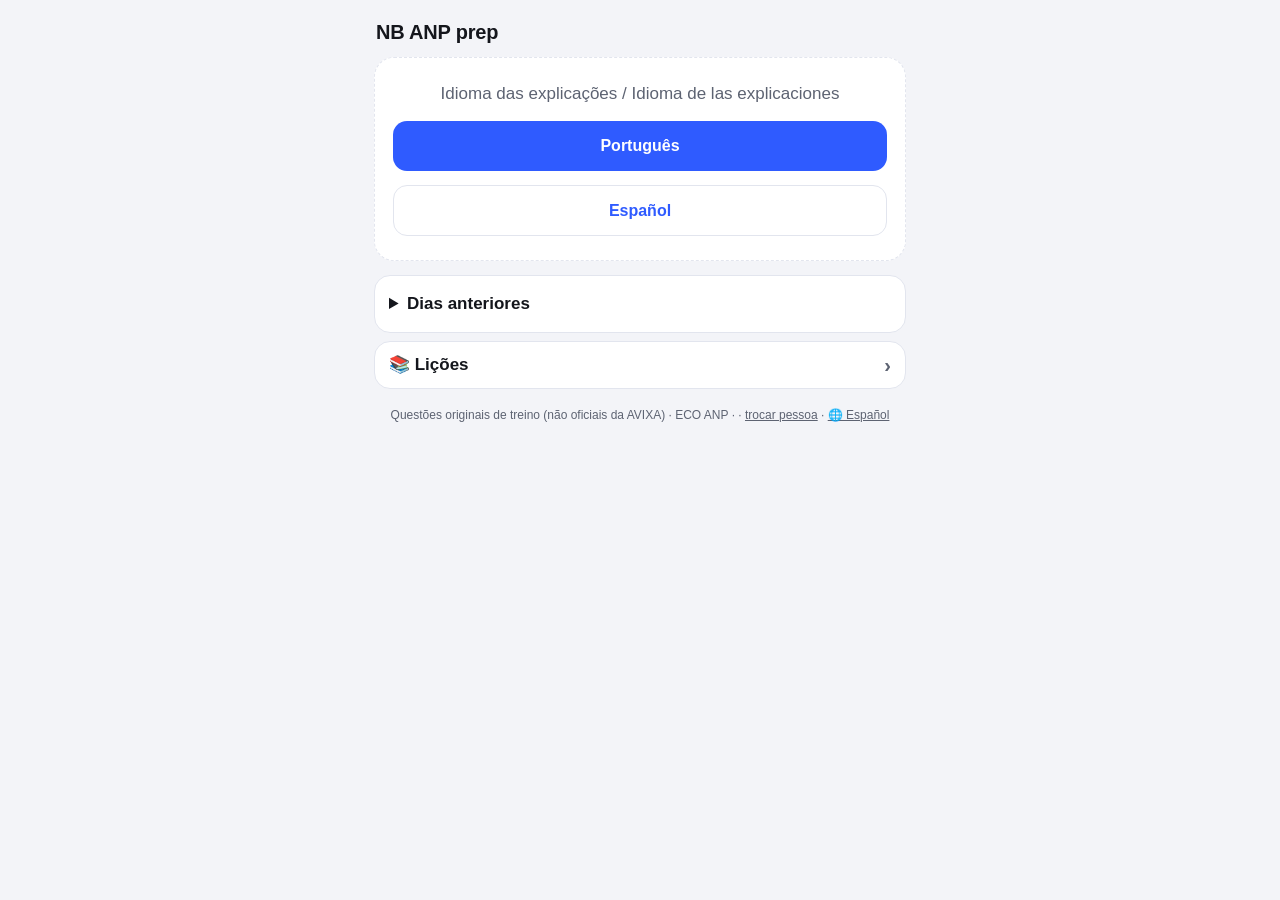
<file: index.html>
<!DOCTYPE html>
<html lang="pt-BR">
<head>
<meta charset="utf-8">
<meta name="viewport" content="width=device-width, initial-scale=1, viewport-fit=cover">
<meta name="color-scheme" content="light dark">
<meta name="author" content="NB ANP prep">
<title>NB ANP prep · flipcards</title>
<style>
  :root{
    --bg:#f3f4f8; --card:#ffffff; --ink:#14161c; --muted:#5d6372; --line:#e2e5ee;
    --accent:#2f5bff; --accent-ink:#ffffff; --opt:#f6f7fb; --opt-hover:#eceffa;
    --ok:#12a150; --ok-bg:#e5f7ec; --bad:#d93a3a; --bad-bg:#fdeaea; --chip:#e8edff; --chip-ink:#2440b8;
    --shadow:0 6px 24px rgba(20,22,28,.08);
  }
  @media (prefers-color-scheme: dark){
    :root{
      --bg:#0e1015; --card:#181b22; --ink:#eef0f5; --muted:#9aa1b2; --line:#2a2f3a;
      --accent:#6c8cff; --accent-ink:#0e1015; --opt:#20242d; --opt-hover:#272c37;
      --ok:#3ccf7a; --ok-bg:#12301f; --bad:#ff6b6b; --bad-bg:#3a1717; --chip:#222a45; --chip-ink:#a9b8ff;
      --shadow:0 6px 24px rgba(0,0,0,.4);
    }
  }
  *{box-sizing:border-box;-webkit-tap-highlight-color:transparent}
  html,body{margin:0;background:var(--bg);color:var(--ink);
    font:17px/1.45 -apple-system,BlinkMacSystemFont,"SF Pro Text","Segoe UI",Roboto,Helvetica,Arial,sans-serif}
  .wrap{max-width:560px;margin:0 auto;padding:max(14px,env(safe-area-inset-top)) 14px calc(28px + env(safe-area-inset-bottom))}
  header{display:flex;align-items:baseline;justify-content:space-between;gap:10px;margin:4px 2px 10px}
  h1{font-size:20px;margin:0;letter-spacing:-.2px}
  .date{color:var(--muted);font-size:14px;text-align:right}
  .score{position:sticky;top:0;z-index:5;background:var(--bg);padding:8px 2px 10px;display:flex;align-items:center;gap:10px}
  .dots{display:flex;gap:6px}
  .dot{width:12px;height:12px;border-radius:50%;background:var(--line)}
  .dot.ok{background:var(--ok)} .dot.bad{background:var(--bad)}
  .score b{font-size:15px} .score span{color:var(--muted);font-size:14px}
  .licao{background:var(--card);border-radius:18px;box-shadow:var(--shadow);padding:18px;margin:0 0 18px;font-size:17px}
  .licao h2{font-size:19px;margin:6px 0 10px}
  .licao p{margin:0 0 10px;white-space:pre-line}
  .licao a{color:var(--accent);font-weight:600;word-break:break-word}
  .licao .lbl{color:var(--muted);font-size:15px;margin-top:12px}
  .card{perspective:1400px;margin:0 0 18px}
  .inner{display:grid;transition:transform .6s cubic-bezier(.2,.7,.2,1);transform-style:preserve-3d;-webkit-transform-style:preserve-3d}
  .card.flipped .inner{transform:rotateY(180deg)}
  .face{grid-area:1/1;background:var(--card);border-radius:20px;box-shadow:var(--shadow);border:1px solid var(--line);
    padding:18px 16px 16px;backface-visibility:hidden;-webkit-backface-visibility:hidden}
  .back{transform:rotateY(180deg)}
  .top{display:flex;align-items:center;justify-content:space-between;gap:8px;margin-bottom:10px}
  .chip{display:inline-block;background:var(--chip);color:var(--chip-ink);font-weight:600;font-size:13px;padding:4px 10px;border-radius:999px}
  .num{color:var(--muted);font-size:13px;font-weight:600}
  .q{font-size:18px;font-weight:600;margin:4px 0 14px}
  .opt{display:flex;gap:12px;align-items:flex-start;width:100%;text-align:left;font:inherit;color:inherit;
    background:var(--opt);border:2px solid transparent;border-radius:14px;padding:13px 12px;margin:0 0 10px;min-height:54px;cursor:pointer}
  .opt:active{background:var(--opt-hover)}
  .opt .l{flex:0 0 30px;height:30px;border-radius:50%;display:grid;place-items:center;font-weight:700;
    background:var(--card);border:1.5px solid var(--line);text-transform:lowercase}
  .opt .t{padding-top:3px;font-size:16px}
  .opt[disabled]{cursor:default}
  .opt.right{border-color:var(--ok);background:var(--ok-bg)} .opt.right .l{background:var(--ok);border-color:var(--ok);color:#fff}
  .opt.wrong{border-color:var(--bad);background:var(--bad-bg)} .opt.wrong .l{background:var(--bad);border-color:var(--bad);color:#fff}
  .verdict{font-size:22px;font-weight:800;margin:2px 0 8px}
  .verdict.ok{color:var(--ok)} .verdict.bad{color:var(--bad)}
  .ans{border-radius:14px;padding:12px;background:var(--ok-bg);border:2px solid var(--ok);margin:0 0 10px;font-size:16px}
  .ans.mine{background:var(--bad-bg);border-color:var(--bad)}
  .ans small{display:block;font-size:12px;font-weight:700;letter-spacing:.4px;text-transform:uppercase;color:var(--muted);margin-bottom:3px}
  .exp{font-size:16px;margin:12px 0}
  .siglas{font-size:13px;color:var(--muted);margin:10px 0 0;line-height:1.45}
  .meta{font-size:13px;color:var(--muted);border-top:1px solid var(--line);padding-top:10px;margin-top:6px}
  .meta div{margin:2px 0}
  .btn{display:block;width:100%;margin-top:14px;font:inherit;font-weight:600;font-size:16px;padding:13px;border-radius:14px;
    border:0;background:var(--accent);color:var(--accent-ink);cursor:pointer;min-height:50px}
  .btn.ghost{background:transparent;color:var(--accent);border:1.5px solid var(--line)}
  .hint{color:var(--muted);font-size:13px;margin:-2px 0 0;text-align:center}
  .empty{background:var(--card);border:1px dashed var(--line);border-radius:20px;padding:24px 18px;text-align:center;color:var(--muted)}
  details{background:var(--card);border:1px solid var(--line);border-radius:16px;padding:4px 14px;margin-top:8px}
  summary{font-weight:600;padding:12px 0;cursor:pointer;min-height:44px}
  .days a{display:flex;justify-content:space-between;padding:12px 2px;border-top:1px solid var(--line);color:var(--ink);text-decoration:none;min-height:44px}
  .days a.cur{color:var(--accent);font-weight:700}
  .days a span:last-child{color:var(--muted)}
  .toast{position:fixed;left:50%;bottom:calc(16px + env(safe-area-inset-bottom));transform:translateX(-50%);background:var(--ink);color:var(--bg);
    padding:10px 14px;border-radius:12px;font-size:14px;opacity:0;transition:opacity .3s;pointer-events:none;max-width:90%}
  .toast.show{opacity:.92}
  .lessons{display:flex;justify-content:space-between;align-items:center;background:var(--card);border:1px solid var(--line);border-radius:16px;padding:0 14px;margin-top:8px;font-weight:600;color:var(--ink);text-decoration:none;min-height:48px}
  .lessons span:last-child{color:var(--muted);font-size:20px}
  footer{color:var(--muted);font-size:12px;text-align:center;margin-top:18px}
</style>
</head>
<body>
<div class="wrap">
  <header><h1>NB ANP prep</h1><div class="date" id="date"></div></header>
  <div id="who" class="empty" style="display:none;margin-bottom:14px"></div>
  <div class="score" id="score"></div>
  <div id="cards"></div>
  <div id="licao" lang="en"></div>
  <details id="arch"><summary>Dias anteriores</summary><div class="days" id="days"></div></details>
  <a class="lessons" id="licoesBtn" href="licoes/"><span id="licoesTxt">📚 Lições</span><span>›</span></a>
  <footer>Questões originais de treino (não oficiais da AVIXA) · ECO ANP · <span id="quem"></span> · <a href="#" id="trocar" style="color:inherit">trocar pessoa</a> · <a href="#" id="idioma" style="color:inherit"></a></footer>
</div>
<div class="toast" id="toast"></div>
<script>
var API = 'https://script.google.com/macros/s/AKfycbz3sVYa_36UKzYmHRuvtjUWgVDK3I8mdiILss21pb3l92SX8pOCuTIaw2N0A6zg8xnk/exec';
var Q = new URLSearchParams(location.search);
var LANG = ''; try { LANG = localStorage.getItem('anp_lang') || ''; } catch (e) {}
if (LANG !== 'pt' && LANG !== 'es') LANG = '';
var TX = {
  pt: {load:'Carregando os cartões…', err:'Não consegui carregar os cartões. Verifique a conexão e recarregue a página.', intro:'Antes de responder, diga quem é você. Cada pessoa tem a própria aba de respostas.', name:'Seu nome', enter:'Entrar', lang:'Idioma das explicações:', pick:'Escolha o idioma das explicações (as perguntas ficam em inglês):', ex:'Exercícios', today:'Hoje', of:' de ', right:' certas', left:' por responder', deckdone:'· exercícios concluídos', daydone:'· dia concluído', seeans:'Ver resposta', hint:'Toque numa alternativa para virar o cartão', ok:'✓ Acertou!', bad:'✗ Não foi dessa vez', correct:'Resposta correta: ', mine:'Você marcou: ', dom:'Domínio: ', src:'Fonte: ', seeq:'Ver a pergunta', notsaved:'Resposta não foi salva (sem conexão?)', notyet:'Os cartões de hoje ainda não chegaram. Eles saem às 9h.', nodeck:'Não há cartões neste baralho.', noday:'Não há cartões neste dia.', back:'← Hoje', cards:' cartões', prev:'Dias anteriores', foot:'Questões originais de treino (não oficiais da AVIXA)', sw:'trocar pessoa', other:'Español', lessons:'📚 Lições',
       dow:['domingo','segunda','terça','quarta','quinta','sexta','sábado'], mon:['jan','fev','mar','abr','mai','jun','jul','ago','set','out','nov','dez']},
  es: {load:'Cargando las tarjetas…', err:'No pude cargar las tarjetas. Revisa la conexión y recarga la página.', intro:'Antes de responder, dinos quién eres. Cada persona tiene su propia hoja de respuestas.', name:'Tu nombre', enter:'Entrar', lang:'Idioma de las explicaciones:', pick:'Elige el idioma de las explicaciones (las preguntas quedan en inglés):', ex:'Ejercicios', today:'Hoy', of:' de ', right:' correctas', left:' por responder', deckdone:'· ejercicios terminados', daydone:'· día terminado', seeans:'Ver respuesta', hint:'Toca una opción para voltear la tarjeta', ok:'✓ ¡Correcto!', bad:'✗ Esta vez no', correct:'Respuesta correcta: ', mine:'Marcaste: ', dom:'Dominio: ', src:'Fuente: ', seeq:'Ver la pregunta', notsaved:'La respuesta no se guardó (¿sin conexión?)', notyet:'Las tarjetas de hoy todavía no llegan. Salen a las 9h (hora de Brasilia).', nodeck:'No hay tarjetas en este mazo.', noday:'No hay tarjetas en este día.', back:'← Hoy', cards:' tarjetas', prev:'Días anteriores', foot:'Preguntas originales de práctica (no oficiales de AVIXA)', sw:'cambiar persona', other:'Português', lessons:'📚 Lecciones',
       dow:['domingo','lunes','martes','miércoles','jueves','viernes','sábado'], mon:['ene','feb','mar','abr','may','jun','jul','ago','sep','oct','nov','dic']}
};
function T(k){ return TX[LANG || 'pt'][k]; }
function aplicarRotulos(){
  document.documentElement.lang = LANG === 'es' ? 'es' : 'pt-BR';
  var f = document.querySelector('footer'); f.firstChild.nodeValue = T('foot') + ' · ECO ANP · ';
  document.getElementById('trocar').textContent = T('sw');
  document.getElementById('idioma').textContent = '🌐 ' + T('other');
  document.querySelector('#arch summary').textContent = T('prev');
  document.getElementById('licoesTxt').textContent = T('lessons');
}
var DATA = {data: ((/^\d{4}-\d{2}-\d{2}$/.test(Q.get('d')||'') || /^[a-z][a-z0-9-]{1,30}$/.test(Q.get('d')||'')) ? Q.get('d') : ''), usuario: '', cards: [], respostas: {}, dias: [], baseUrl: location.origin + location.pathname};
(function(){
  function slug(s){
    return String(s || '').toLowerCase().normalize('NFD').replace(/[\u0300-\u036f]/g, '')
      .replace(/[^a-z0-9]+/g, '-').replace(/^-|-$/g, '').slice(0, 24).replace(/^nb$/, 'nelson');
  }
  function mostrarErro(msg){ var w = document.getElementById('who'); w.style.display = 'block'; w.textContent = msg; }
  function carregar(u){
    var w = document.getElementById('who'); w.style.display = 'block'; w.textContent = T('load');
    var url = API + '?api=dados&u=' + encodeURIComponent(u) + (DATA.data ? '&d=' + DATA.data : '');
    fetch(url).then(function(r){ return r.json(); }).then(function(d){
      if (!d || d.ok === false) throw new Error(d && d.erro);
      d.baseUrl = location.origin + location.pathname; DATA = d;
      w.style.display = 'none'; w.innerHTML = '';
      document.getElementById('score').style.display = '';
      document.getElementById('cards').style.display = '';
      iniciar();
    }).catch(function(){ mostrarErro(T('err')); });
  }
  aplicarRotulos();
  if (!LANG){
    document.getElementById('score').style.display = 'none';
    document.getElementById('cards').style.display = 'none';
    var lw = document.getElementById('who'); lw.style.display = 'block';
    lw.appendChild(document.createTextNode('Idioma das explicações / Idioma de las explicaciones'));
    [['pt','Português'],['es','Español']].forEach(function(o){
      var b = document.createElement('button'); b.className = 'btn' + (o[0] === 'es' ? ' ghost' : ''); b.type = 'button'; b.textContent = o[1];
      b.addEventListener('click', function(){ try { localStorage.setItem('anp_lang', o[0]); } catch (e) {} location.reload(); });
      lw.appendChild(b);
    });
    return;
  }
  var salvo = '';
  try { salvo = slug(localStorage.getItem('anp_user') || ''); } catch (e) {}
  if (DATA.usuario){ try { localStorage.setItem('anp_user', DATA.usuario); } catch (e) {} iniciar(); return; }
  document.getElementById('score').style.display = 'none';
  document.getElementById('cards').style.display = 'none';
  if (salvo){ carregar(salvo); return; }
  var who = document.getElementById('who'); who.style.display = 'block';
  who.appendChild(document.createTextNode(T('intro')));
  var f = document.createElement('form'); f.style.marginTop = '12px';
  var inp = document.createElement('input'); inp.placeholder = T('name'); inp.maxLength = 24; inp.required = true;
  inp.style.cssText = 'width:100%;font:inherit;padding:12px;border-radius:12px;border:1.5px solid var(--line);background:var(--opt);color:inherit';
  var go = document.createElement('button'); go.className = 'btn'; go.textContent = T('enter'); go.type = 'submit';
  f.appendChild(inp); f.appendChild(go); who.appendChild(f);
  f.addEventListener('submit', function(ev){
    ev.preventDefault();
    var u = slug(inp.value); if (!u) return;
    try { localStorage.setItem('anp_user', u); } catch (e) {}
    carregar(u);
  });
  return;

function iniciar(){
  var L = ['a','b','c','d'];
  var state = {}; // n -> escolhida
  Object.keys(DATA.respostas || {}).forEach(function(k){ state[k] = DATA.respostas[k]; });
  var DOW = T('dow'), MON = T('mon');
  function fmt(iso, longo){
    if (!/^\d{4}-\d{2}-\d{2}$/.test(iso)) return T('ex') + ' · ' + iso.replace(/-/g, ' ');
    var p = iso.split('-'), dt = new Date(Date.UTC(+p[0], +p[1]-1, +p[2], 12));
    var s = (+p[2]) + ' ' + MON[+p[1]-1] + ' ' + p[0];
    return longo ? DOW[dt.getUTCDay()] + ', ' + s : s;
  }
  function el(tag, cls, txt){ var e = document.createElement(tag); if (cls) e.className = cls; if (txt != null) e.textContent = txt; return e; }
  function link(d){ return (DATA.baseUrl || '') + '?d=' + d; }
  function toast(msg){ var t = document.getElementById('toast'); t.textContent = msg; t.classList.add('show'); setTimeout(function(){ t.classList.remove('show'); }, 2600); }

  (function(){
    var box = document.getElementById('licao'); box.innerHTML = ''; var L0 = DATA.licao;
    if (!L0 || !L0.texto) { box.style.display = 'none'; return; }
    var c = el('div','licao');
    var top = el('div','top'); top.appendChild(el('span','chip', 'English lesson' + (L0.task ? ' · ' + L0.task : ''))); c.appendChild(top);
    c.appendChild(el('h2', null, L0.titulo));
    c.appendChild(el('p', null, L0.texto));
    if (L0.video_url){
      c.appendChild(el('div','lbl','\u25B6 Free video'));
      var a = el('a', null, L0.video_titulo || L0.video_url); a.href = L0.video_url; a.target = '_blank'; a.rel = 'noopener noreferrer';
      c.appendChild(a);
    }
    box.appendChild(c);
  })();

  document.getElementById('date').textContent = (DATA.data === DATA.hoje ? T('today') + ' · ' : '') + fmt(DATA.data, true);
  document.getElementById('quem').textContent = DATA.usuario;

  function renderScore(){
    var box = document.getElementById('score'); box.innerHTML = '';
    var dots = el('div','dots'), feitas = 0, ok = 0;
    DATA.cards.forEach(function(c){
      var s = state[c.n], d = el('div','dot');
      if (s){ feitas++; if (s === c.correta){ ok++; d.className += ' ok'; } else d.className += ' bad'; }
      dots.appendChild(d);
    });
    box.appendChild(dots);
    box.appendChild(el('b', null, ok + T('of') + DATA.cards.length + T('right')));
    box.appendChild(el('span', null, feitas < DATA.cards.length ? '· ' + (DATA.cards.length - feitas) + T('left') : (DATA.deck ? T('deckdone') : T('daydone'))));
  }

  function card(c){
    var wrap = el('div','card'); wrap.id = 'card-' + c.n;
    var inner = el('div','inner'); wrap.appendChild(inner);
    var front = el('div','face front'), back = el('div','face back');
    inner.appendChild(front); inner.appendChild(back);

    var top = el('div','top'); top.appendChild(el('span','chip', c.task.split(' ')[0] + ' · ' + c.dominio.split('—').pop().trim()));
    top.appendChild(el('span','num', c.n + '/' + DATA.cards.length)); front.appendChild(top);
    front.appendChild(el('div','q', c.pergunta));
    var btns = {};
    L.forEach(function(k){
      var b = el('button','opt'); b.type = 'button';
      b.appendChild(el('span','l', k)); b.appendChild(el('span','t', c.opcoes[k]));
      b.addEventListener('click', function(){ escolher(c, k); });
      btns[k] = b; front.appendChild(b);
    });
    var again = el('button','btn ghost',T('seeans')); again.style.display = 'none';
    again.addEventListener('click', function(){ wrap.classList.add('flipped'); });
    front.appendChild(again);
    front.appendChild(el('p','hint',T('hint')));

    function pintar(){
      var s = state[c.n]; if (!s) return;
      L.forEach(function(k){
        btns[k].disabled = true;
        if (k === c.correta) btns[k].classList.add('right');
        else if (k === s) btns[k].classList.add('wrong');
      });
      again.style.display = 'block'; front.querySelector('.hint').style.display = 'none';
      back.innerHTML = '';
      var acertou = s === c.correta;
      var top2 = el('div','top'); top2.appendChild(el('span','chip', c.task.split(' ')[0])); top2.appendChild(el('span','num', c.n + '/' + DATA.cards.length));
      back.appendChild(top2);
      back.appendChild(el('div','verdict ' + (acertou ? 'ok' : 'bad'), acertou ? T('ok') : T('bad')));
      var a = el('div','ans'); a.appendChild(el('small', null, T('correct') + c.correta));
      a.appendChild(document.createTextNode(c.opcoes[c.correta])); back.appendChild(a);
      if (!acertou){ var m = el('div','ans mine'); m.appendChild(el('small', null, T('mine') + s)); m.appendChild(document.createTextNode(c.opcoes[s])); back.appendChild(m); }
      var expTxt = (LANG === 'es' && c.explicacao_es) ? c.explicacao_es : c.explicacao;
      var mSig = /(?:\n\s*\n|\n)(Siglas:\s*[\s\S]*)$/i.exec(expTxt);
      if (mSig){
        back.appendChild(el('div','exp', expTxt.slice(0, mSig.index).replace(/\s+$/,'')));
        back.appendChild(el('div','siglas', mSig[1].replace(/^\s+/,'')));
      } else back.appendChild(el('div','exp', expTxt));
      var meta = el('div','meta');
      meta.appendChild(el('div', null, T('dom') + c.dominio));
      meta.appendChild(el('div', null, 'Task: ' + c.task));
      if (c.fonte) meta.appendChild(el('div', null, T('src') + c.fonte));
      back.appendChild(meta);
      var vb = el('button','btn',T('seeq')); vb.addEventListener('click', function(){ wrap.classList.remove('flipped'); });
      back.appendChild(vb);
    }
    wrap._pintar = pintar;
    pintar();
    return wrap;
  }

  function escolher(c, k){
    if (state[c.n]) return;
    state[c.n] = k;
    var w = document.getElementById('card-' + c.n); w._pintar(); renderScore();
    setTimeout(function(){ w.classList.add('flipped'); }, 380);
    var ru = API + '?api=registrar&u=' + encodeURIComponent(DATA.usuario) + '&d=' + encodeURIComponent(DATA.data) + '&n=' + c.n + '&e=' + k;
    fetch(ru).then(function(r){ return r.json(); }).then(function(x){ if (!x || x.ok === false) throw 0; })
      .catch(function(){ toast(T('notsaved')); });
  }

  var box = document.getElementById('cards');
  if (!DATA.cards.length){
    var e = el('div','empty');
    e.appendChild(el('div', null, DATA.data === DATA.hoje ? T('notyet') : (DATA.deck ? T('nodeck') : T('noday'))));
    box.appendChild(e);
  } else DATA.cards.forEach(function(c){ box.appendChild(card(c)); });
  renderScore();

  var days = document.getElementById('days');
  if (DATA.data !== DATA.hoje){ var h = el('a', null); h.href = DATA.baseUrl || '?'; h.appendChild(el('span', null, T('back'))); h.appendChild(el('span', null, fmt(DATA.hoje))); days.appendChild(h); }
  (DATA.dias || []).forEach(function(d){
    var a = el('a', d.data === DATA.data ? 'cur' : null); a.href = link(d.data);
    a.appendChild(el('span', null, fmt(d.data, true)));
    a.appendChild(el('span', null, d.feitas ? d.acertos + '/' + d.total + T('right') : d.total + T('cards')));
    days.appendChild(a);
  });
  if (!(DATA.dias || []).length) document.getElementById('arch').style.display = 'none';
}
})();
</script>
<script>document.getElementById('trocar').addEventListener('click',function(e){e.preventDefault();try{localStorage.removeItem('anp_user')}catch(x){}location.reload();});
document.getElementById('idioma').addEventListener('click',function(e){e.preventDefault();try{localStorage.setItem('anp_lang',LANG==='es'?'pt':'es')}catch(x){}location.reload();});</script>
</body>
</html>
</file>
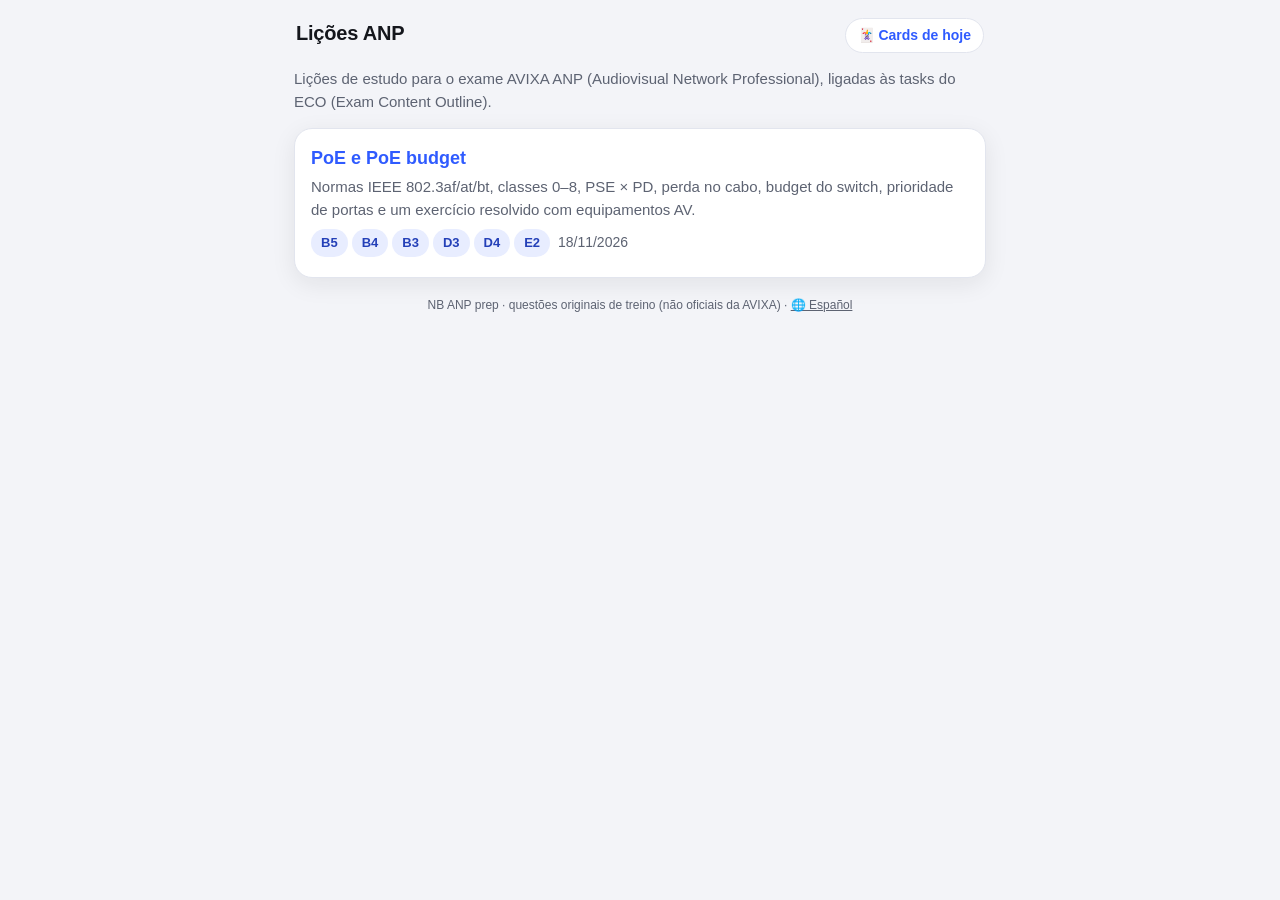
<file: licoes/index.html>
<!DOCTYPE html>
<html lang="pt-BR">
<head>
<meta charset="utf-8">
<meta name="viewport" content="width=device-width, initial-scale=1, viewport-fit=cover">
<meta name="color-scheme" content="light dark">
<meta name="author" content="NB ANP prep">
<title>NB ANP prep · lições</title>
<link rel="stylesheet" href="estilo.css">
<script src="lang.js"></script>
</head>
<body>
<div class="wrap">
  <header>
    <h1><span data-l="pt">Lições ANP</span><span data-l="es">Lecciones ANP</span></h1>
    <nav class="nav"><a href="../"><span data-l="pt">🃏 Cards de hoje</span><span data-l="es">🃏 Tarjetas de hoy</span></a></nav>
  </header>
  <p class="sub" data-l="pt">Lições de estudo para o exame AVIXA ANP (Audiovisual Network Professional), ligadas às tasks do ECO (Exam Content Outline).</p>
  <p class="sub" data-l="es">Lecciones de estudio para el examen AVIXA ANP (Audiovisual Network Professional), vinculadas a las tasks del ECO (Exam Content Outline).</p>
  <div class="list" id="lista">
    <noscript><a href="poe.html"><h2>PoE e PoE budget</h2><p>B5 · B4 · B3 · D3 · D4 · E2</p></a></noscript>
  </div>
  <footer>NB ANP prep · <span data-l="pt">questões originais de treino (não oficiais da AVIXA)</span><span data-l="es">preguntas originales de práctica (no oficiales de AVIXA)</span> · <a href="#" onclick="anpTrocarIdioma(event)"><span data-l="pt">🌐 Español</span><span data-l="es">🌐 Português</span></a></footer>
</div>
<script>
(function(){
  var L = window.ANP_LANG || 'pt', box = document.getElementById('lista');
  function el(t, c, x){ var e = document.createElement(t); if (c) e.className = c; if (x != null) e.textContent = x; return e; }
  function fmt(iso){ var p = (iso || '').split('-'); return p.length === 3 ? p[2] + '/' + p[1] + '/' + p[0] : ''; }
  fetch('licoes.json', {cache: 'no-cache'}).then(function(r){ return r.json(); }).then(function(lst){
    lst.slice().sort(function(a, b){ return (b.data || '').localeCompare(a.data || ''); }).forEach(function(l){
      var a = el('a'); a.href = l.arquivo;
      a.appendChild(el('h2', null, (l.titulo && (l.titulo[L] || l.titulo.pt)) || l.slug));
      a.appendChild(el('p', null, (l.resumo && (l.resumo[L] || l.resumo.pt)) || ''));
      var m = el('div'); (l.tasks || []).forEach(function(t){ m.appendChild(el('span', 'chip', t)); });
      if (l.data) m.appendChild(el('span', 'note', ' ' + fmt(l.data)));
      a.appendChild(m); box.appendChild(a);
    });
  }).catch(function(){
    box.innerHTML = '<a href="poe.html"><h2>PoE e PoE budget</h2><p>B5 · B4 · B3 · D3 · D4 · E2</p></a>';
  });
})();
</script>
</body>
</html>
</file>
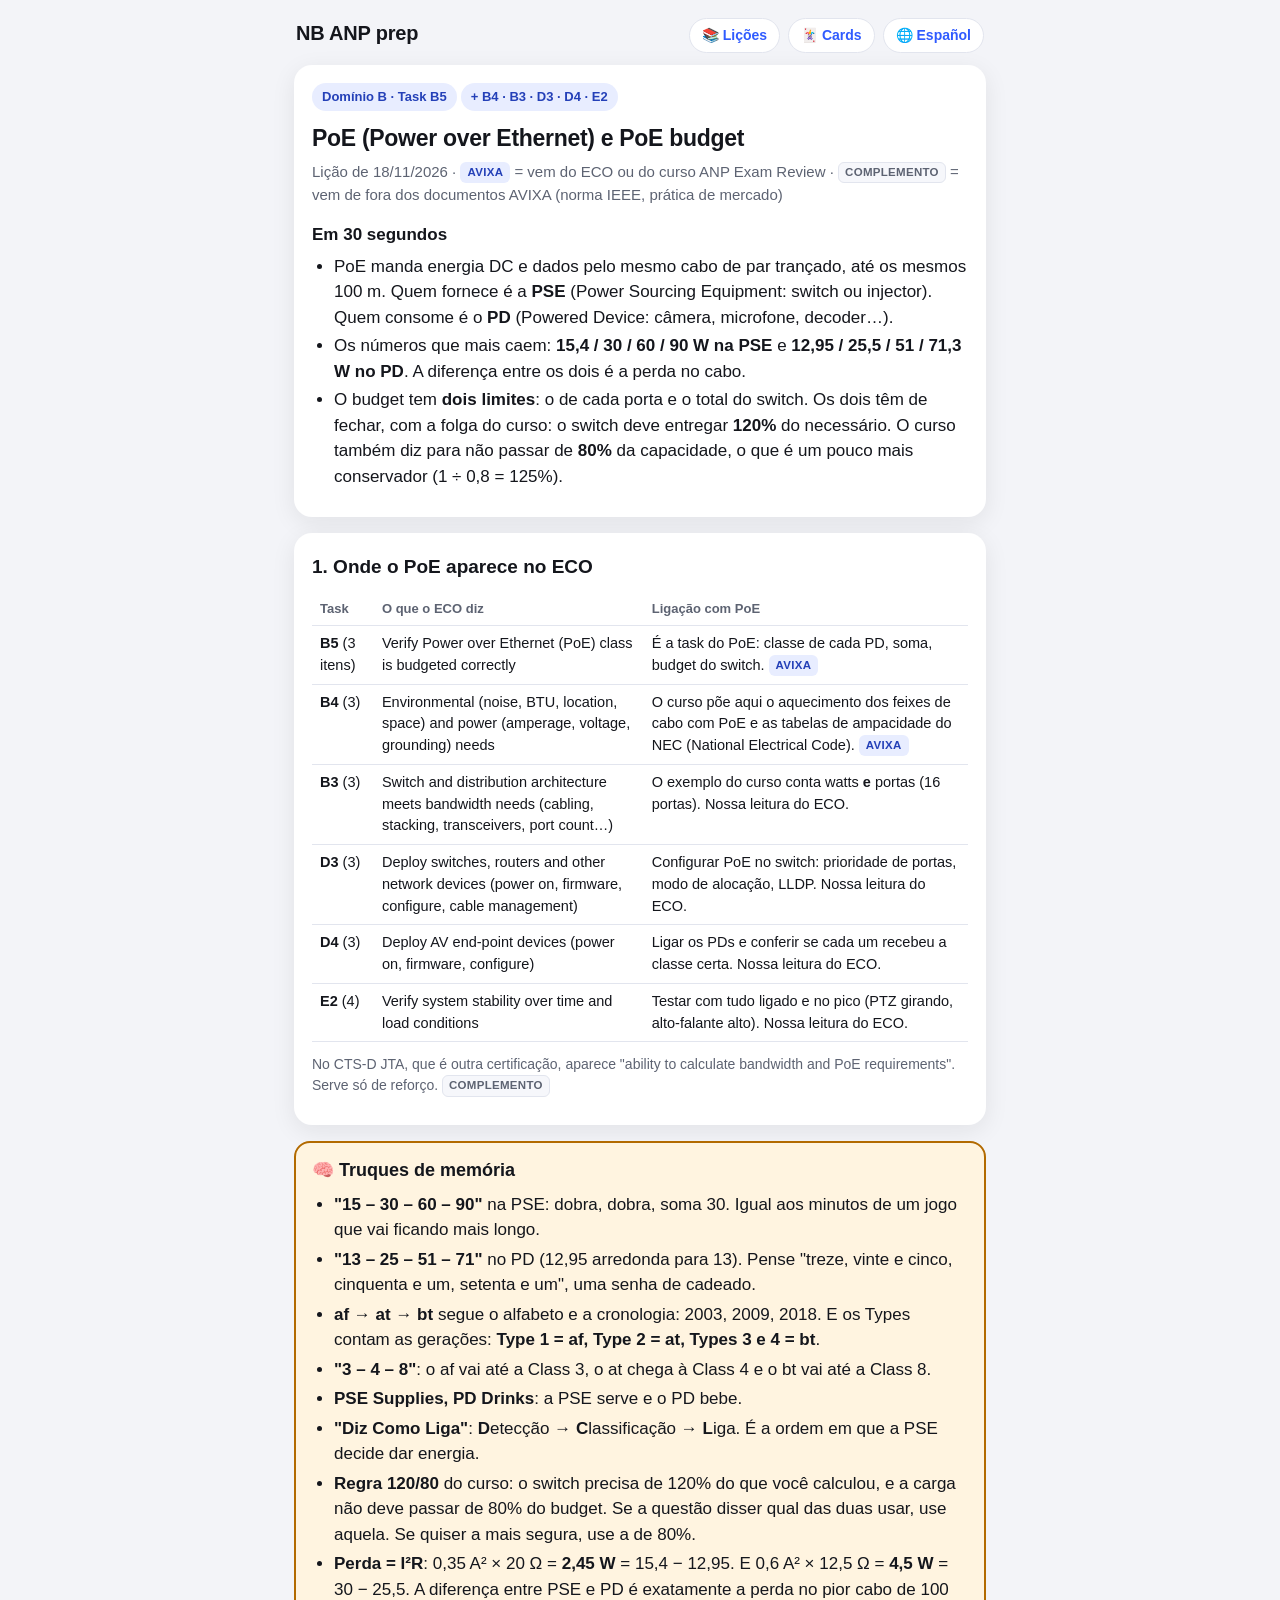
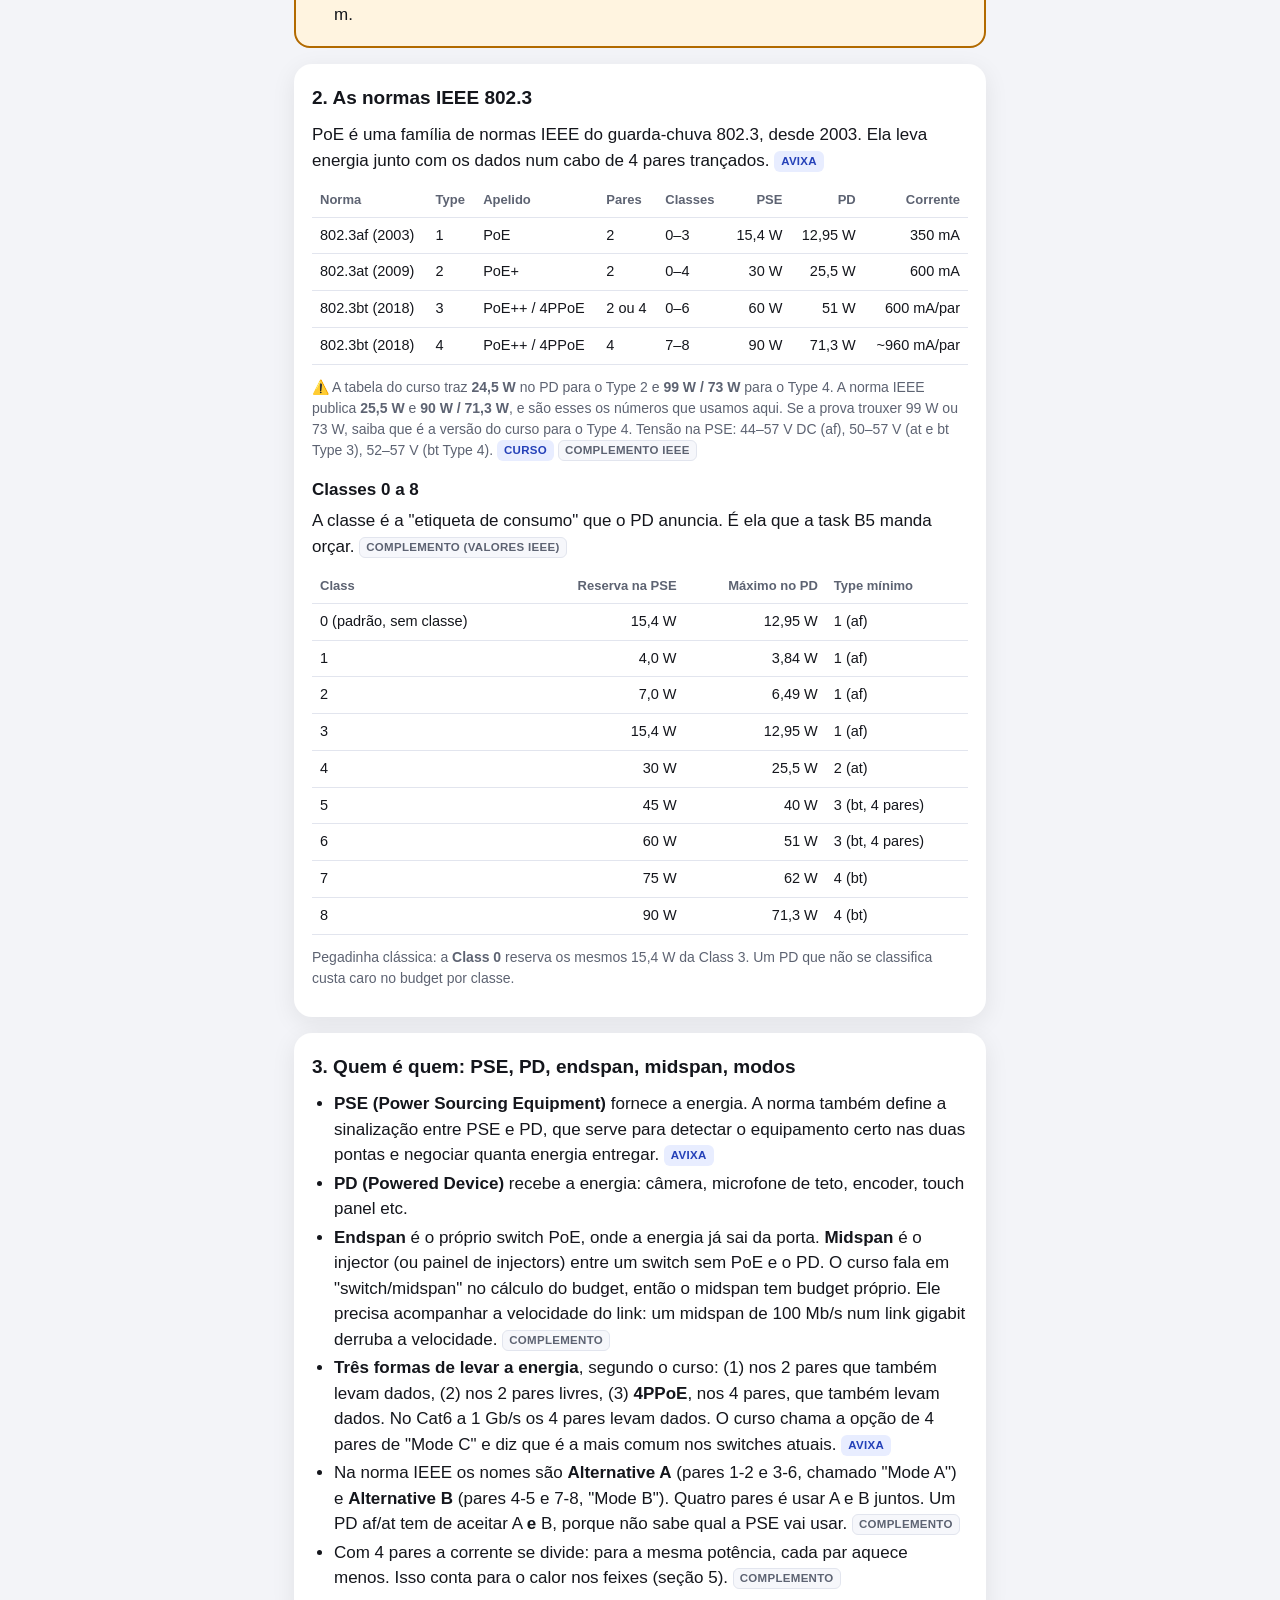
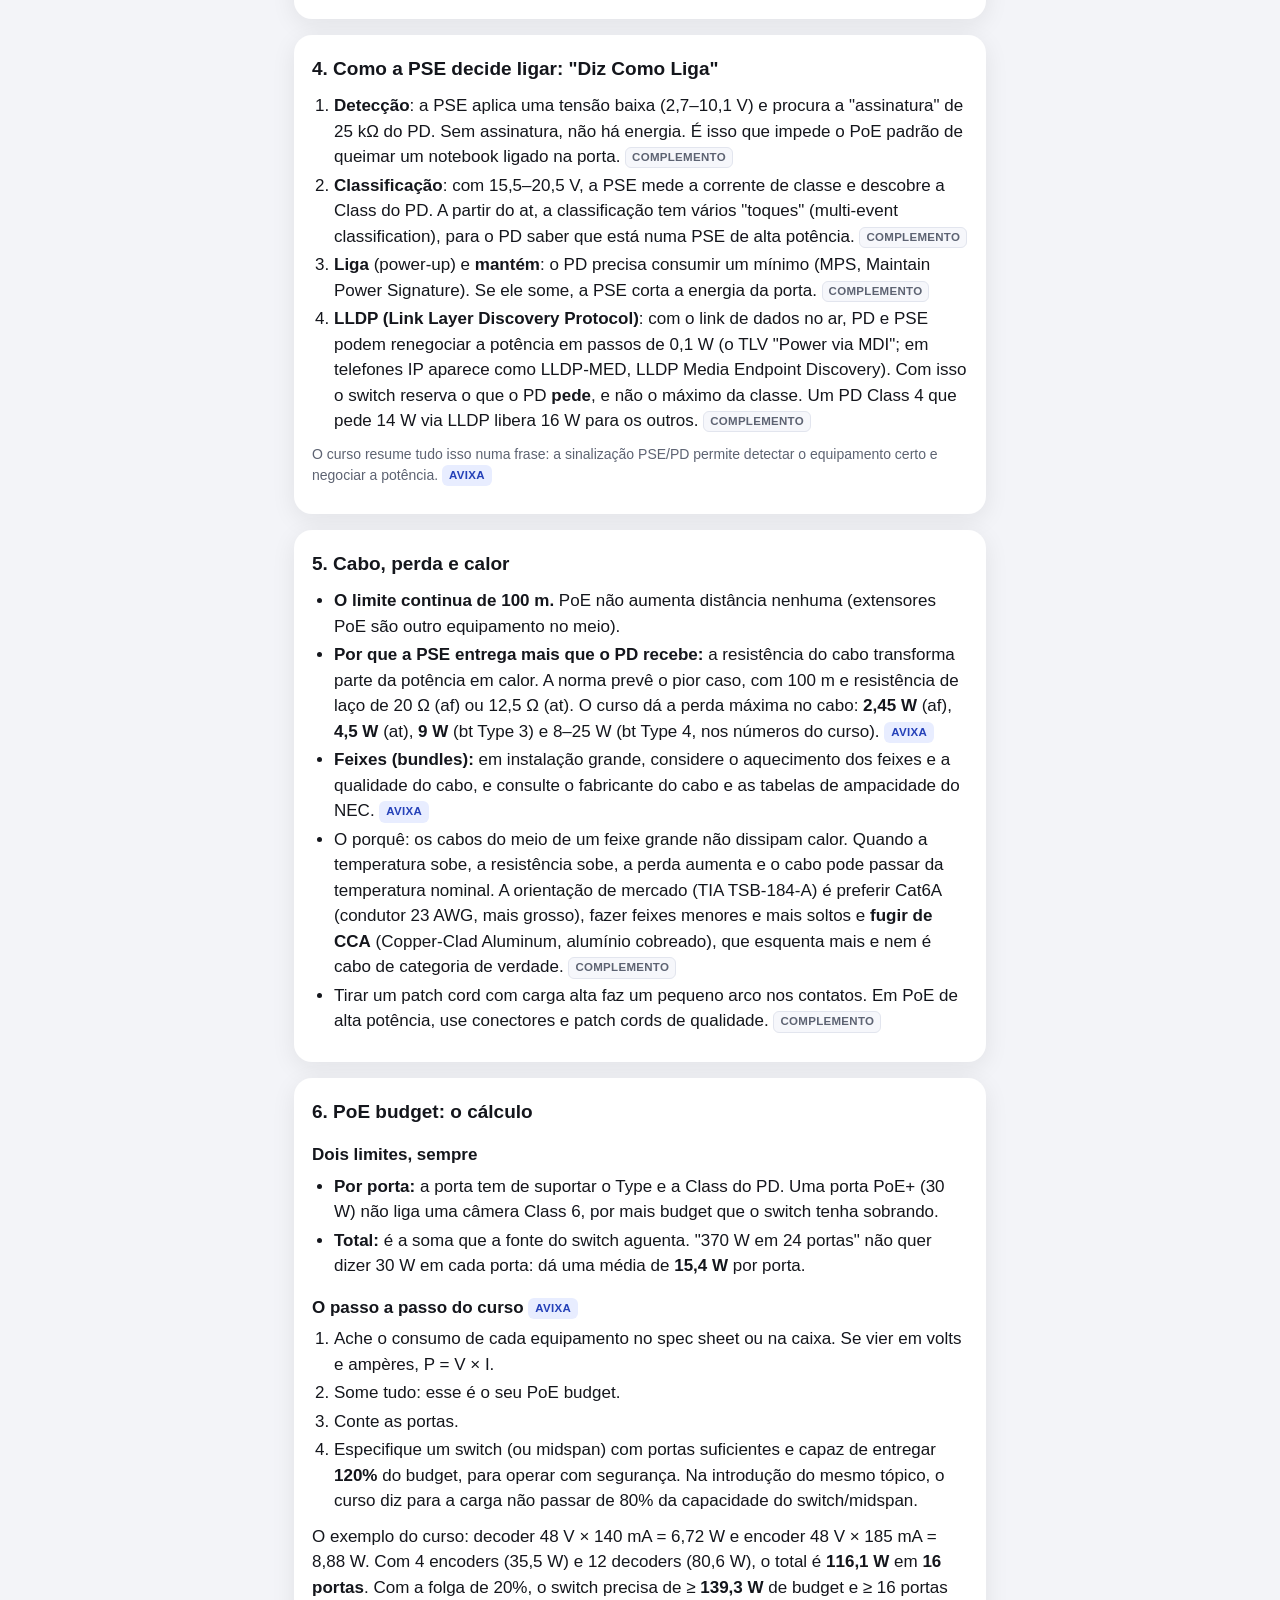
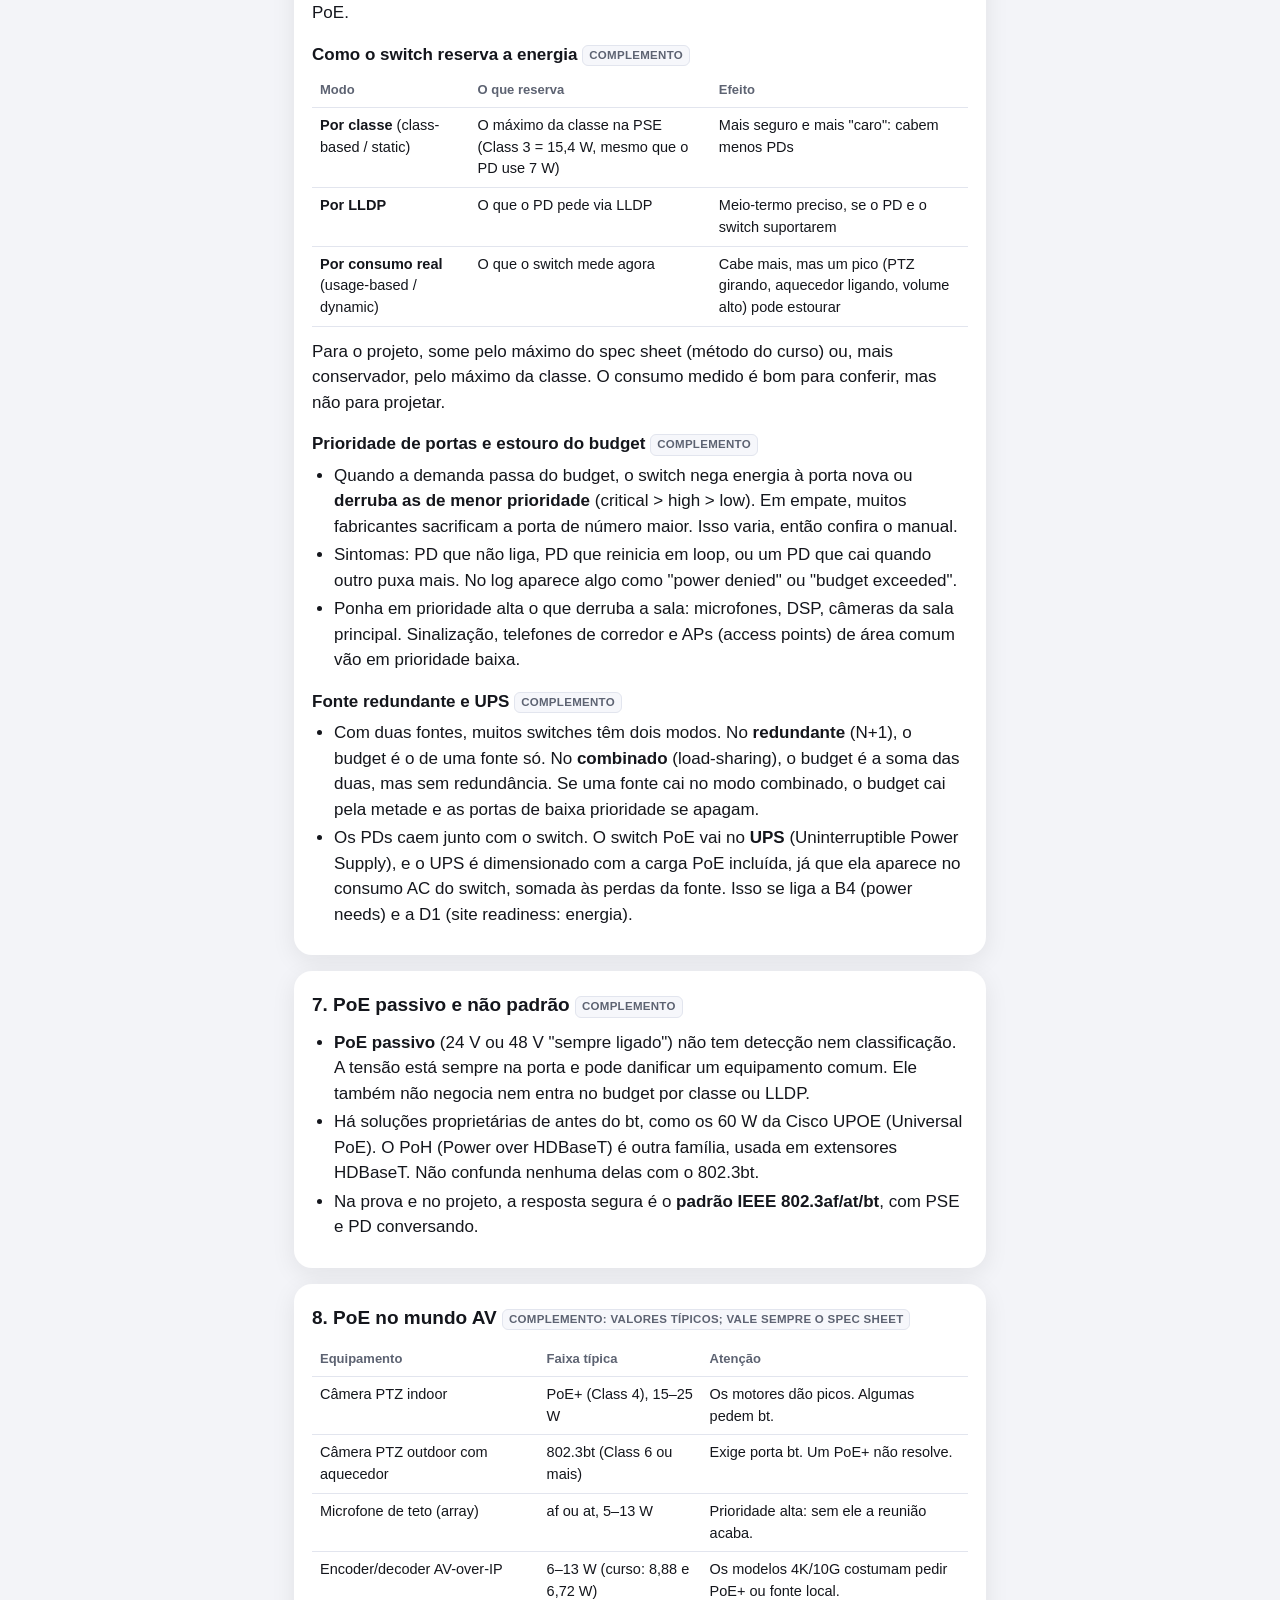
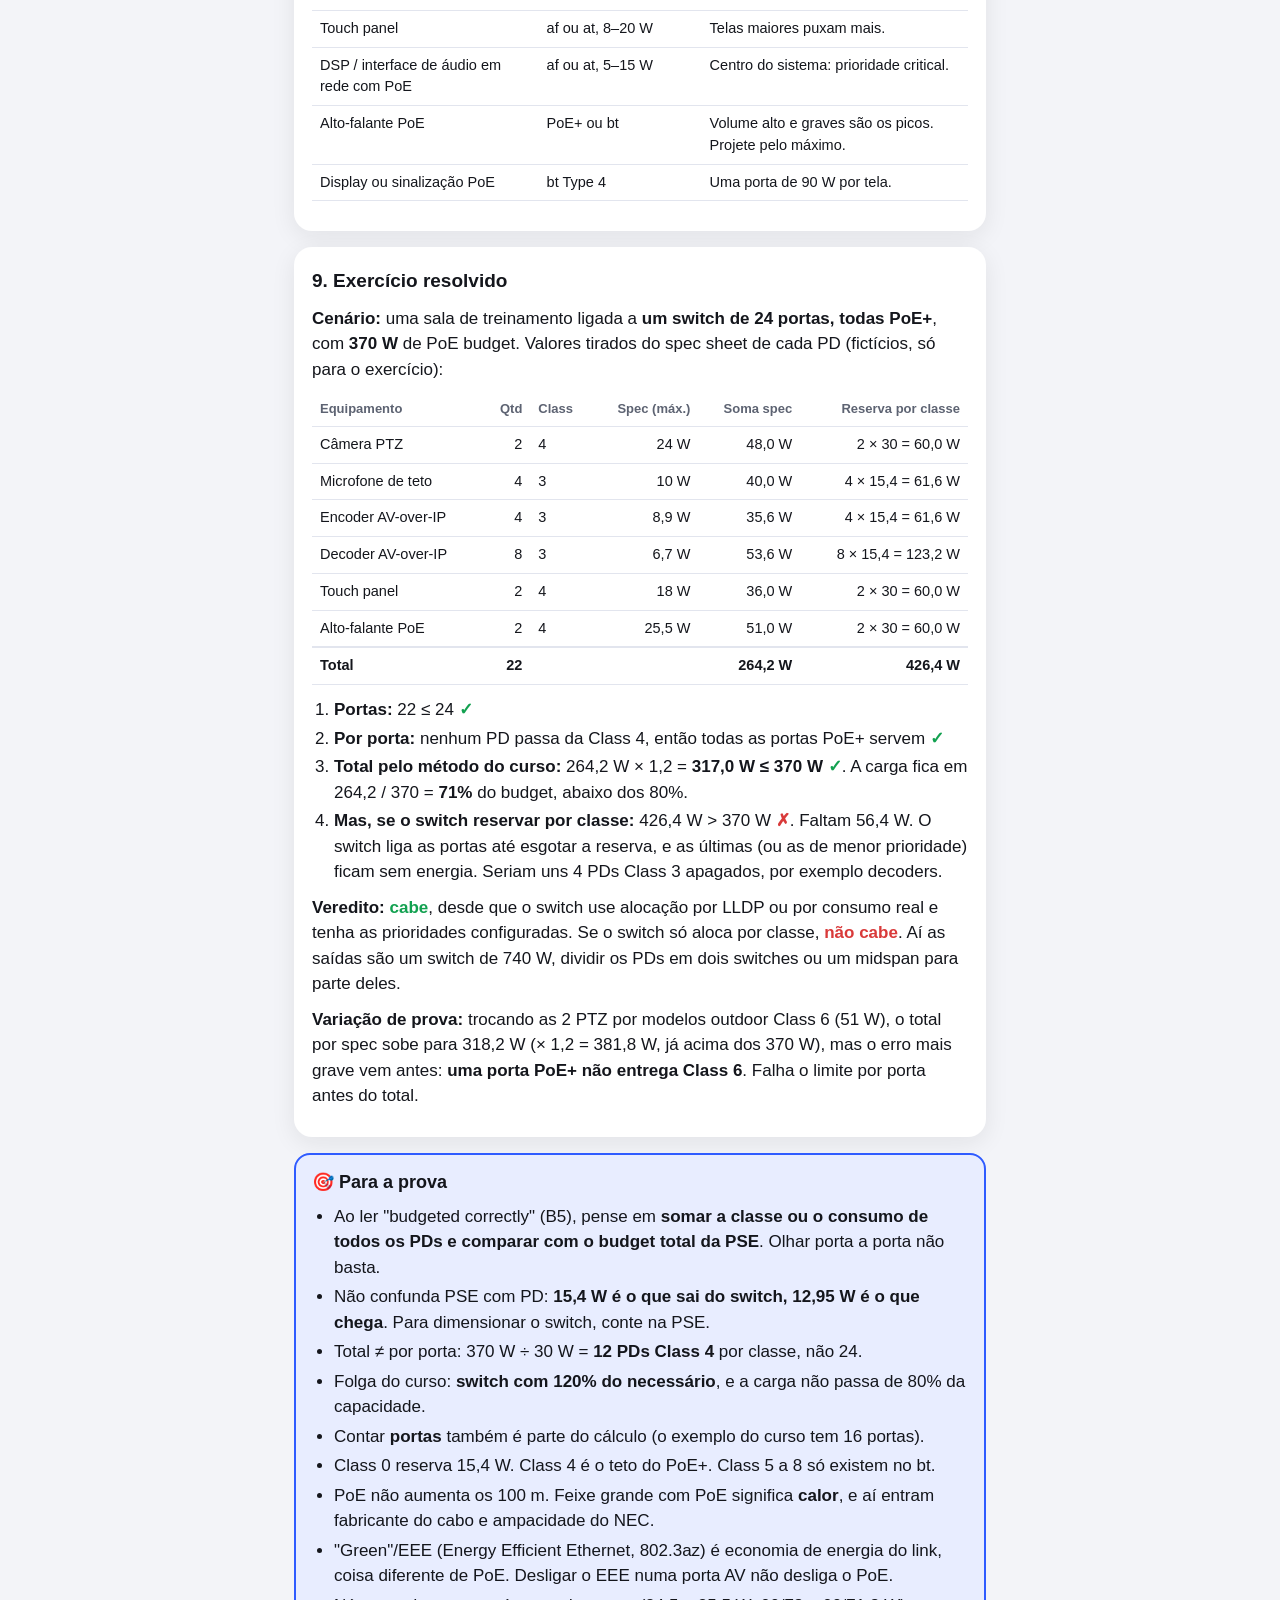
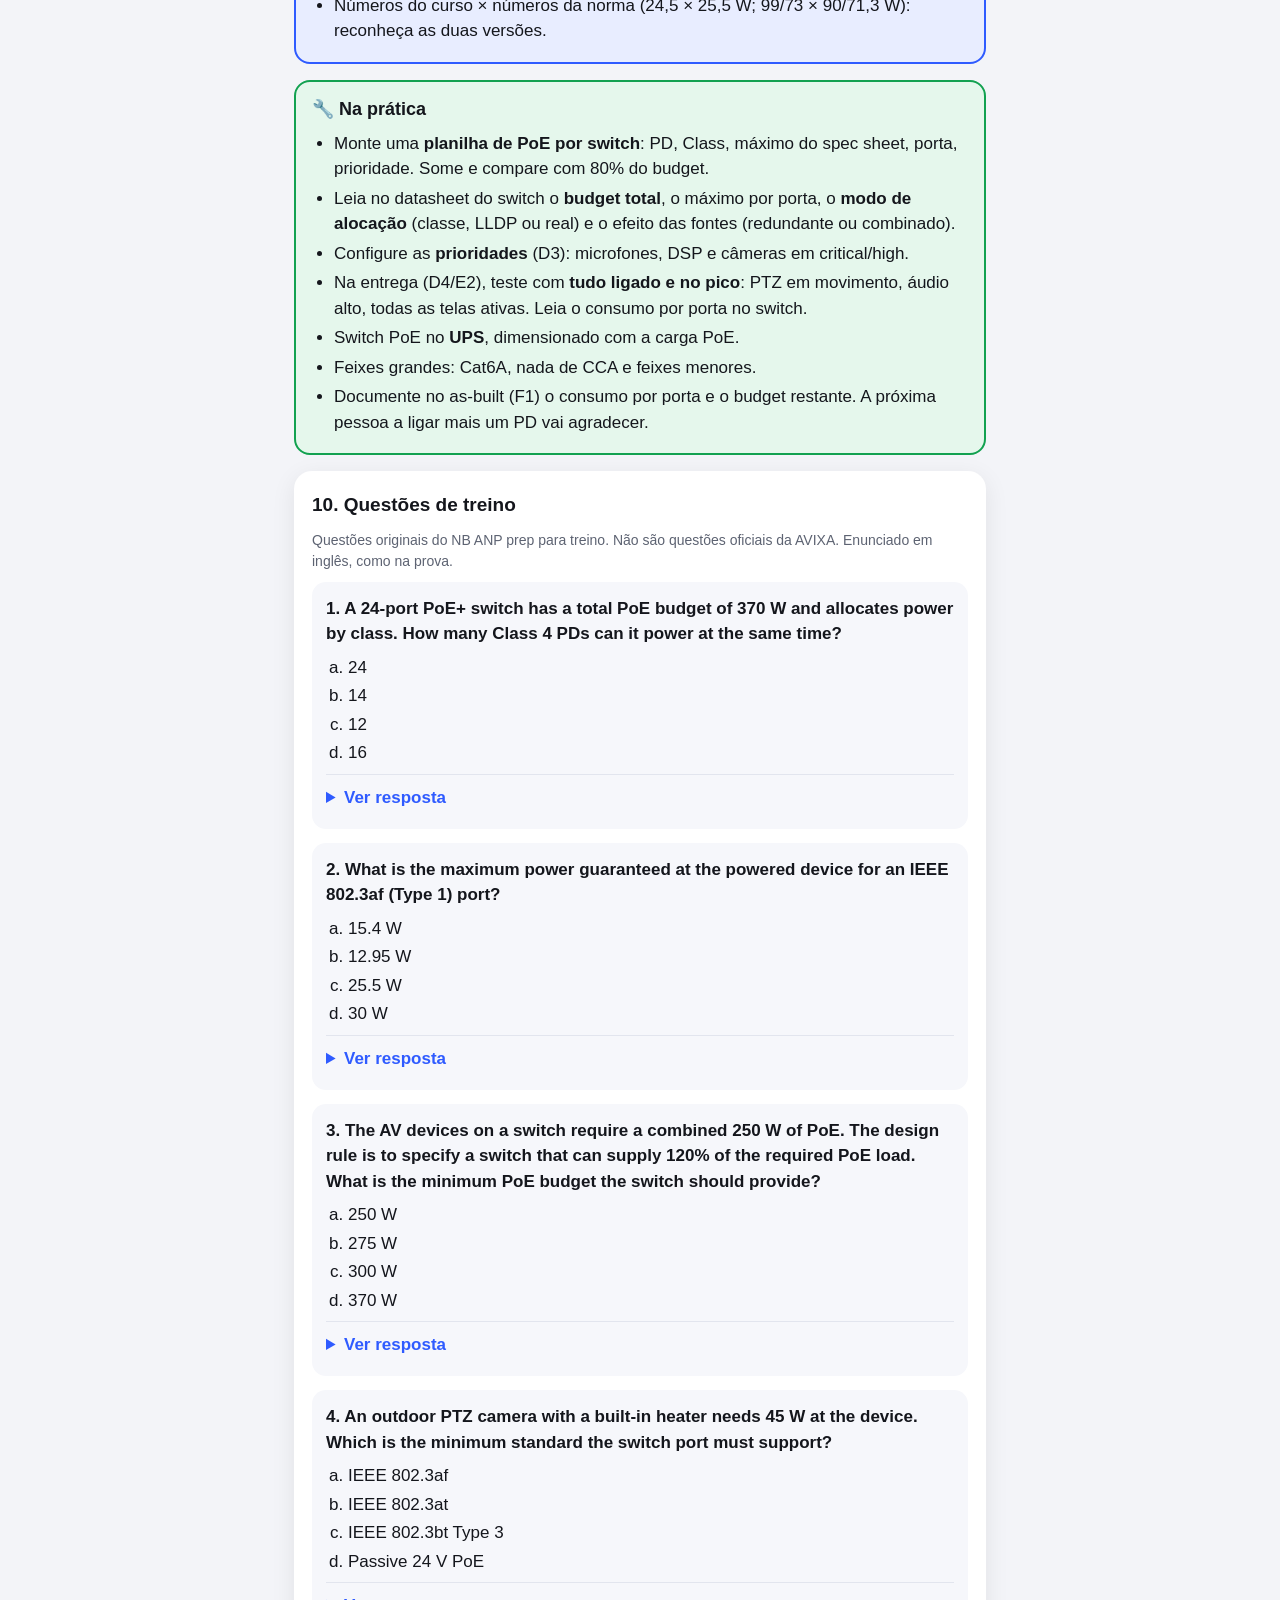
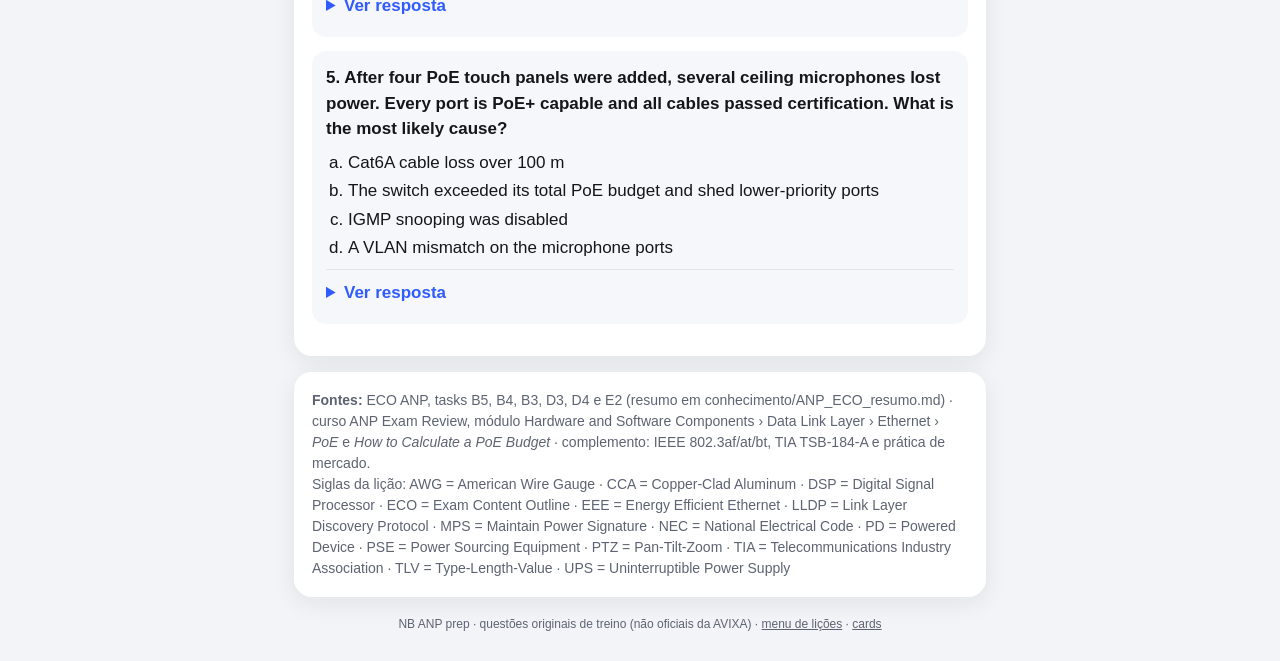
<file: licoes/poe.html>
<!DOCTYPE html>
<html lang="pt-BR">
<head>
<meta charset="utf-8">
<meta name="viewport" content="width=device-width, initial-scale=1, viewport-fit=cover">
<meta name="color-scheme" content="light dark">
<meta name="author" content="NB ANP prep">
<meta name="description" content="Lição NB ANP prep: PoE (Power over Ethernet) e PoE budget para o exame AVIXA ANP.">
<title>NB ANP prep · PoE e PoE budget</title>
<link rel="stylesheet" href="estilo.css">
<script src="lang.js"></script>
</head>
<body>
<div class="wrap">
<header>
  <h1><a href="./">NB ANP prep</a></h1>
  <nav class="nav">
    <a href="./"><span data-l="pt">📚 Lições</span><span data-l="es">📚 Lecciones</span></a>
    <a href="../"><span data-l="pt">🃏 Cards</span><span data-l="es">🃏 Tarjetas</span></a>
    <a href="#" onclick="anpTrocarIdioma(event)"><span data-l="pt">🌐 Español</span><span data-l="es">🌐 Português</span></a>
  </nav>
</header>

<!-- ====================================================== PT ====================================================== -->
<div data-l="pt" lang="pt-BR">

<div class="sec hero">
  <span class="chip">Domínio B · Task B5</span><span class="chip">+ B4 · B3 · D3 · D4 · E2</span>
  <h2>PoE (Power over Ethernet) e PoE budget</h2>
  <p class="sub">Lição de 18/11/2026 · <span class="tag avixa">AVIXA</span> = vem do ECO ou do curso ANP Exam Review · <span class="tag">complemento</span> = vem de fora dos documentos AVIXA (norma IEEE, prática de mercado)</p>
  <h3>Em 30 segundos</h3>
  <ul>
    <li>PoE manda energia DC e dados pelo mesmo cabo de par trançado, até os mesmos 100 m. Quem fornece é a <b>PSE</b> (Power Sourcing Equipment: switch ou injector). Quem consome é o <b>PD</b> (Powered Device: câmera, microfone, decoder…).</li>
    <li>Os números que mais caem: <b>15,4 / 30 / 60 / 90 W na PSE</b> e <b>12,95 / 25,5 / 51 / 71,3 W no PD</b>. A diferença entre os dois é a perda no cabo.</li>
    <li>O budget tem <b>dois limites</b>: o de cada porta e o total do switch. Os dois têm de fechar, com a folga do curso: o switch deve entregar <b>120%</b> do necessário. O curso também diz para não passar de <b>80%</b> da capacidade, o que é um pouco mais conservador (1 ÷ 0,8 = 125%).</li>
  </ul>
</div>

<div class="sec">
  <h2>1. Onde o PoE aparece no ECO</h2>
  <div class="tblw"><table>
    <tr><th>Task</th><th>O que o ECO diz</th><th>Ligação com PoE</th></tr>
    <tr><td><b>B5</b> (3 itens)</td><td>Verify Power over Ethernet (PoE) class is budgeted correctly</td><td>É a task do PoE: classe de cada PD, soma, budget do switch. <span class="tag avixa">AVIXA</span></td></tr>
    <tr><td><b>B4</b> (3)</td><td>Environmental (noise, BTU, location, space) and power (amperage, voltage, grounding) needs</td><td>O curso põe aqui o aquecimento dos feixes de cabo com PoE e as tabelas de ampacidade do NEC (National Electrical Code). <span class="tag avixa">AVIXA</span></td></tr>
    <tr><td><b>B3</b> (3)</td><td>Switch and distribution architecture meets bandwidth needs (cabling, stacking, transceivers, port count…)</td><td>O exemplo do curso conta watts <b>e</b> portas (16 portas). Nossa leitura do ECO.</td></tr>
    <tr><td><b>D3</b> (3)</td><td>Deploy switches, routers and other network devices (power on, firmware, configure, cable management)</td><td>Configurar PoE no switch: prioridade de portas, modo de alocação, LLDP. Nossa leitura do ECO.</td></tr>
    <tr><td><b>D4</b> (3)</td><td>Deploy AV end-point devices (power on, firmware, configure)</td><td>Ligar os PDs e conferir se cada um recebeu a classe certa. Nossa leitura do ECO.</td></tr>
    <tr><td><b>E2</b> (4)</td><td>Verify system stability over time and load conditions</td><td>Testar com tudo ligado e no pico (PTZ girando, alto-falante alto). Nossa leitura do ECO.</td></tr>
  </table></div>
  <p class="note">No CTS-D JTA, que é outra certificação, aparece "ability to calculate bandwidth and PoE requirements". Serve só de reforço. <span class="tag">complemento</span></p>
</div>

<div class="box memo">
  <h2>🧠 Truques de memória</h2>
  <ul>
    <li><b>"15 – 30 – 60 – 90"</b> na PSE: dobra, dobra, soma 30. Igual aos minutos de um jogo que vai ficando mais longo.</li>
    <li><b>"13 – 25 – 51 – 71"</b> no PD (12,95 arredonda para 13). Pense "treze, vinte e cinco, cinquenta e um, setenta e um", uma senha de cadeado.</li>
    <li><b>af → at → bt</b> segue o alfabeto e a cronologia: 2003, 2009, 2018. E os Types contam as gerações: <b>Type 1 = af, Type 2 = at, Types 3 e 4 = bt</b>.</li>
    <li><b>"3 – 4 – 8"</b>: o af vai até a Class 3, o at chega à Class 4 e o bt vai até a Class 8.</li>
    <li><b>PSE Supplies, PD Drinks</b>: a PSE serve e o PD bebe.</li>
    <li><b>"Diz Como Liga"</b>: <b>D</b>etecção → <b>C</b>lassificação → <b>L</b>iga. É a ordem em que a PSE decide dar energia.</li>
    <li><b>Regra 120/80</b> do curso: o switch precisa de 120% do que você calculou, e a carga não deve passar de 80% do budget. Se a questão disser qual das duas usar, use aquela. Se quiser a mais segura, use a de 80%.</li>
    <li><b>Perda = I²R</b>: 0,35 A² × 20 Ω = <b>2,45 W</b> = 15,4 − 12,95. E 0,6 A² × 12,5 Ω = <b>4,5 W</b> = 30 − 25,5. A diferença entre PSE e PD é exatamente a perda no pior cabo de 100 m.</li>
  </ul>
</div>

<div class="sec">
  <h2>2. As normas IEEE 802.3</h2>
  <p>PoE é uma família de normas IEEE do guarda-chuva 802.3, desde 2003. Ela leva energia junto com os dados num cabo de 4 pares trançados. <span class="tag avixa">AVIXA</span></p>
  <div class="tblw"><table>
    <tr><th>Norma</th><th>Type</th><th>Apelido</th><th>Pares</th><th>Classes</th><th class="n">PSE</th><th class="n">PD</th><th class="n">Corrente</th></tr>
    <tr><td>802.3af (2003)</td><td>1</td><td>PoE</td><td>2</td><td>0–3</td><td class="n">15,4 W</td><td class="n">12,95 W</td><td class="n">350 mA</td></tr>
    <tr><td>802.3at (2009)</td><td>2</td><td>PoE+</td><td>2</td><td>0–4</td><td class="n">30 W</td><td class="n">25,5 W</td><td class="n">600 mA</td></tr>
    <tr><td>802.3bt (2018)</td><td>3</td><td>PoE++ / 4PPoE</td><td>2 ou 4</td><td>0–6</td><td class="n">60 W</td><td class="n">51 W</td><td class="n">600 mA/par</td></tr>
    <tr><td>802.3bt (2018)</td><td>4</td><td>PoE++ / 4PPoE</td><td>4</td><td>7–8</td><td class="n">90 W</td><td class="n">71,3 W</td><td class="n">~960 mA/par</td></tr>
  </table></div>
  <p class="note">⚠️ A tabela do curso traz <b>24,5 W</b> no PD para o Type 2 e <b>99 W / 73 W</b> para o Type 4. A norma IEEE publica <b>25,5 W</b> e <b>90 W / 71,3 W</b>, e são esses os números que usamos aqui. Se a prova trouxer 99 W ou 73 W, saiba que é a versão do curso para o Type 4. Tensão na PSE: 44–57 V DC (af), 50–57 V (at e bt Type 3), 52–57 V (bt Type 4). <span class="tag avixa">curso</span> <span class="tag">complemento IEEE</span></p>

  <h3>Classes 0 a 8</h3>
  <p>A classe é a "etiqueta de consumo" que o PD anuncia. É ela que a task B5 manda orçar. <span class="tag">complemento (valores IEEE)</span></p>
  <div class="tblw"><table>
    <tr><th>Class</th><th class="n">Reserva na PSE</th><th class="n">Máximo no PD</th><th>Type mínimo</th></tr>
    <tr><td>0 (padrão, sem classe)</td><td class="n">15,4 W</td><td class="n">12,95 W</td><td>1 (af)</td></tr>
    <tr><td>1</td><td class="n">4,0 W</td><td class="n">3,84 W</td><td>1 (af)</td></tr>
    <tr><td>2</td><td class="n">7,0 W</td><td class="n">6,49 W</td><td>1 (af)</td></tr>
    <tr><td>3</td><td class="n">15,4 W</td><td class="n">12,95 W</td><td>1 (af)</td></tr>
    <tr><td>4</td><td class="n">30 W</td><td class="n">25,5 W</td><td>2 (at)</td></tr>
    <tr><td>5</td><td class="n">45 W</td><td class="n">40 W</td><td>3 (bt, 4 pares)</td></tr>
    <tr><td>6</td><td class="n">60 W</td><td class="n">51 W</td><td>3 (bt, 4 pares)</td></tr>
    <tr><td>7</td><td class="n">75 W</td><td class="n">62 W</td><td>4 (bt)</td></tr>
    <tr><td>8</td><td class="n">90 W</td><td class="n">71,3 W</td><td>4 (bt)</td></tr>
  </table></div>
  <p class="note">Pegadinha clássica: a <b>Class 0</b> reserva os mesmos 15,4 W da Class 3. Um PD que não se classifica custa caro no budget por classe.</p>
</div>

<div class="sec">
  <h2>3. Quem é quem: PSE, PD, endspan, midspan, modos</h2>
  <ul>
    <li><b>PSE (Power Sourcing Equipment)</b> fornece a energia. A norma também define a sinalização entre PSE e PD, que serve para detectar o equipamento certo nas duas pontas e negociar quanta energia entregar. <span class="tag avixa">AVIXA</span></li>
    <li><b>PD (Powered Device)</b> recebe a energia: câmera, microfone de teto, encoder, touch panel etc.</li>
    <li><b>Endspan</b> é o próprio switch PoE, onde a energia já sai da porta. <b>Midspan</b> é o injector (ou painel de injectors) entre um switch sem PoE e o PD. O curso fala em "switch/midspan" no cálculo do budget, então o midspan tem budget próprio. Ele precisa acompanhar a velocidade do link: um midspan de 100 Mb/s num link gigabit derruba a velocidade. <span class="tag">complemento</span></li>
    <li><b>Três formas de levar a energia</b>, segundo o curso: (1) nos 2 pares que também levam dados, (2) nos 2 pares livres, (3) <b>4PPoE</b>, nos 4 pares, que também levam dados. No Cat6 a 1 Gb/s os 4 pares levam dados. O curso chama a opção de 4 pares de "Mode C" e diz que é a mais comum nos switches atuais. <span class="tag avixa">AVIXA</span></li>
    <li>Na norma IEEE os nomes são <b>Alternative A</b> (pares 1-2 e 3-6, chamado "Mode A") e <b>Alternative B</b> (pares 4-5 e 7-8, "Mode B"). Quatro pares é usar A e B juntos. Um PD af/at tem de aceitar A <b>e</b> B, porque não sabe qual a PSE vai usar. <span class="tag">complemento</span></li>
    <li>Com 4 pares a corrente se divide: para a mesma potência, cada par aquece menos. Isso conta para o calor nos feixes (seção 5). <span class="tag">complemento</span></li>
  </ul>
</div>

<div class="sec">
  <h2>4. Como a PSE decide ligar: "Diz Como Liga"</h2>
  <ol>
    <li><b>Detecção</b>: a PSE aplica uma tensão baixa (2,7–10,1 V) e procura a "assinatura" de 25 kΩ do PD. Sem assinatura, não há energia. É isso que impede o PoE padrão de queimar um notebook ligado na porta. <span class="tag">complemento</span></li>
    <li><b>Classificação</b>: com 15,5–20,5 V, a PSE mede a corrente de classe e descobre a Class do PD. A partir do at, a classificação tem vários "toques" (multi-event classification), para o PD saber que está numa PSE de alta potência. <span class="tag">complemento</span></li>
    <li><b>Liga</b> (power-up) e <b>mantém</b>: o PD precisa consumir um mínimo (MPS, Maintain Power Signature). Se ele some, a PSE corta a energia da porta. <span class="tag">complemento</span></li>
    <li><b>LLDP (Link Layer Discovery Protocol)</b>: com o link de dados no ar, PD e PSE podem renegociar a potência em passos de 0,1 W (o TLV "Power via MDI"; em telefones IP aparece como LLDP-MED, LLDP Media Endpoint Discovery). Com isso o switch reserva o que o PD <b>pede</b>, e não o máximo da classe. Um PD Class 4 que pede 14 W via LLDP libera 16 W para os outros. <span class="tag">complemento</span></li>
  </ol>
  <p class="note">O curso resume tudo isso numa frase: a sinalização PSE/PD permite detectar o equipamento certo e negociar a potência. <span class="tag avixa">AVIXA</span></p>
</div>

<div class="sec">
  <h2>5. Cabo, perda e calor</h2>
  <ul>
    <li><b>O limite continua de 100 m.</b> PoE não aumenta distância nenhuma (extensores PoE são outro equipamento no meio).</li>
    <li><b>Por que a PSE entrega mais que o PD recebe:</b> a resistência do cabo transforma parte da potência em calor. A norma prevê o pior caso, com 100 m e resistência de laço de 20 Ω (af) ou 12,5 Ω (at). O curso dá a perda máxima no cabo: <b>2,45 W</b> (af), <b>4,5 W</b> (at), <b>9 W</b> (bt Type 3) e 8–25 W (bt Type 4, nos números do curso). <span class="tag avixa">AVIXA</span></li>
    <li><b>Feixes (bundles):</b> em instalação grande, considere o aquecimento dos feixes e a qualidade do cabo, e consulte o fabricante do cabo e as tabelas de ampacidade do NEC. <span class="tag avixa">AVIXA</span></li>
    <li>O porquê: os cabos do meio de um feixe grande não dissipam calor. Quando a temperatura sobe, a resistência sobe, a perda aumenta e o cabo pode passar da temperatura nominal. A orientação de mercado (TIA TSB-184-A) é preferir Cat6A (condutor 23 AWG, mais grosso), fazer feixes menores e mais soltos e <b>fugir de CCA</b> (Copper-Clad Aluminum, alumínio cobreado), que esquenta mais e nem é cabo de categoria de verdade. <span class="tag">complemento</span></li>
    <li>Tirar um patch cord com carga alta faz um pequeno arco nos contatos. Em PoE de alta potência, use conectores e patch cords de qualidade. <span class="tag">complemento</span></li>
  </ul>
</div>

<div class="sec">
  <h2>6. PoE budget: o cálculo</h2>
  <h3>Dois limites, sempre</h3>
  <ul>
    <li><b>Por porta:</b> a porta tem de suportar o Type e a Class do PD. Uma porta PoE+ (30 W) não liga uma câmera Class 6, por mais budget que o switch tenha sobrando.</li>
    <li><b>Total:</b> é a soma que a fonte do switch aguenta. "370 W em 24 portas" não quer dizer 30 W em cada porta: dá uma média de <b>15,4 W</b> por porta.</li>
  </ul>
  <h3>O passo a passo do curso <span class="tag avixa">AVIXA</span></h3>
  <ol>
    <li>Ache o consumo de cada equipamento no spec sheet ou na caixa. Se vier em volts e ampères, P = V × I.</li>
    <li>Some tudo: esse é o seu PoE budget.</li>
    <li>Conte as portas.</li>
    <li>Especifique um switch (ou midspan) com portas suficientes e capaz de entregar <b>120%</b> do budget, para operar com segurança. Na introdução do mesmo tópico, o curso diz para a carga não passar de 80% da capacidade do switch/midspan.</li>
  </ol>
  <p>O exemplo do curso: decoder 48 V × 140 mA = 6,72 W e encoder 48 V × 185 mA = 8,88 W. Com 4 encoders (35,5 W) e 12 decoders (80,6 W), o total é <b>116,1 W</b> em <b>16 portas</b>. Com a folga de 20%, o switch precisa de ≥ <b>139,3 W</b> de budget e ≥ 16 portas PoE.</p>
  <h3>Como o switch reserva a energia <span class="tag">complemento</span></h3>
  <div class="tblw"><table>
    <tr><th>Modo</th><th>O que reserva</th><th>Efeito</th></tr>
    <tr><td><b>Por classe</b> (class-based / static)</td><td>O máximo da classe na PSE (Class 3 = 15,4 W, mesmo que o PD use 7 W)</td><td>Mais seguro e mais "caro": cabem menos PDs</td></tr>
    <tr><td><b>Por LLDP</b></td><td>O que o PD pede via LLDP</td><td>Meio-termo preciso, se o PD e o switch suportarem</td></tr>
    <tr><td><b>Por consumo real</b> (usage-based / dynamic)</td><td>O que o switch mede agora</td><td>Cabe mais, mas um pico (PTZ girando, aquecedor ligando, volume alto) pode estourar</td></tr>
  </table></div>
  <p>Para o projeto, some pelo máximo do spec sheet (método do curso) ou, mais conservador, pelo máximo da classe. O consumo medido é bom para conferir, mas não para projetar.</p>
  <h3>Prioridade de portas e estouro do budget <span class="tag">complemento</span></h3>
  <ul>
    <li>Quando a demanda passa do budget, o switch nega energia à porta nova ou <b>derruba as de menor prioridade</b> (critical > high > low). Em empate, muitos fabricantes sacrificam a porta de número maior. Isso varia, então confira o manual.</li>
    <li>Sintomas: PD que não liga, PD que reinicia em loop, ou um PD que cai quando outro puxa mais. No log aparece algo como "power denied" ou "budget exceeded".</li>
    <li>Ponha em prioridade alta o que derruba a sala: microfones, DSP, câmeras da sala principal. Sinalização, telefones de corredor e APs (access points) de área comum vão em prioridade baixa.</li>
  </ul>
  <h3>Fonte redundante e UPS <span class="tag">complemento</span></h3>
  <ul>
    <li>Com duas fontes, muitos switches têm dois modos. No <b>redundante</b> (N+1), o budget é o de uma fonte só. No <b>combinado</b> (load-sharing), o budget é a soma das duas, mas sem redundância. Se uma fonte cai no modo combinado, o budget cai pela metade e as portas de baixa prioridade se apagam.</li>
    <li>Os PDs caem junto com o switch. O switch PoE vai no <b>UPS</b> (Uninterruptible Power Supply), e o UPS é dimensionado com a carga PoE incluída, já que ela aparece no consumo AC do switch, somada às perdas da fonte. Isso se liga a B4 (power needs) e a D1 (site readiness: energia).</li>
  </ul>
</div>

<div class="sec">
  <h2>7. PoE passivo e não padrão <span class="tag">complemento</span></h2>
  <ul>
    <li><b>PoE passivo</b> (24 V ou 48 V "sempre ligado") não tem detecção nem classificação. A tensão está sempre na porta e pode danificar um equipamento comum. Ele também não negocia nem entra no budget por classe ou LLDP.</li>
    <li>Há soluções proprietárias de antes do bt, como os 60 W da Cisco UPOE (Universal PoE). O PoH (Power over HDBaseT) é outra família, usada em extensores HDBaseT. Não confunda nenhuma delas com o 802.3bt.</li>
    <li>Na prova e no projeto, a resposta segura é o <b>padrão IEEE 802.3af/at/bt</b>, com PSE e PD conversando.</li>
  </ul>
</div>

<div class="sec">
  <h2>8. PoE no mundo AV <span class="tag">complemento: valores típicos; vale sempre o spec sheet</span></h2>
  <div class="tblw"><table>
    <tr><th>Equipamento</th><th>Faixa típica</th><th>Atenção</th></tr>
    <tr><td>Câmera PTZ indoor</td><td>PoE+ (Class 4), 15–25 W</td><td>Os motores dão picos. Algumas pedem bt.</td></tr>
    <tr><td>Câmera PTZ outdoor com aquecedor</td><td>802.3bt (Class 6 ou mais)</td><td>Exige porta bt. Um PoE+ não resolve.</td></tr>
    <tr><td>Microfone de teto (array)</td><td>af ou at, 5–13 W</td><td>Prioridade alta: sem ele a reunião acaba.</td></tr>
    <tr><td>Encoder/decoder AV-over-IP</td><td>6–13 W (curso: 8,88 e 6,72 W)</td><td>Os modelos 4K/10G costumam pedir PoE+ ou fonte local.</td></tr>
    <tr><td>Touch panel</td><td>af ou at, 8–20 W</td><td>Telas maiores puxam mais.</td></tr>
    <tr><td>DSP / interface de áudio em rede com PoE</td><td>af ou at, 5–15 W</td><td>Centro do sistema: prioridade critical.</td></tr>
    <tr><td>Alto-falante PoE</td><td>PoE+ ou bt</td><td>Volume alto e graves são os picos. Projete pelo máximo.</td></tr>
    <tr><td>Display ou sinalização PoE</td><td>bt Type 4</td><td>Uma porta de 90 W por tela.</td></tr>
  </table></div>
</div>

<div class="sec">
  <h2>9. Exercício resolvido</h2>
  <p><b>Cenário:</b> uma sala de treinamento ligada a <b>um switch de 24 portas, todas PoE+</b>, com <b>370 W</b> de PoE budget. Valores tirados do spec sheet de cada PD (fictícios, só para o exercício):</p>
  <div class="tblw"><table>
    <tr><th>Equipamento</th><th class="n">Qtd</th><th>Class</th><th class="n">Spec (máx.)</th><th class="n">Soma spec</th><th class="n">Reserva por classe</th></tr>
    <tr><td>Câmera PTZ</td><td class="n">2</td><td>4</td><td class="n">24 W</td><td class="n">48,0 W</td><td class="n">2 × 30 = 60,0 W</td></tr>
    <tr><td>Microfone de teto</td><td class="n">4</td><td>3</td><td class="n">10 W</td><td class="n">40,0 W</td><td class="n">4 × 15,4 = 61,6 W</td></tr>
    <tr><td>Encoder AV-over-IP</td><td class="n">4</td><td>3</td><td class="n">8,9 W</td><td class="n">35,6 W</td><td class="n">4 × 15,4 = 61,6 W</td></tr>
    <tr><td>Decoder AV-over-IP</td><td class="n">8</td><td>3</td><td class="n">6,7 W</td><td class="n">53,6 W</td><td class="n">8 × 15,4 = 123,2 W</td></tr>
    <tr><td>Touch panel</td><td class="n">2</td><td>4</td><td class="n">18 W</td><td class="n">36,0 W</td><td class="n">2 × 30 = 60,0 W</td></tr>
    <tr><td>Alto-falante PoE</td><td class="n">2</td><td>4</td><td class="n">25,5 W</td><td class="n">51,0 W</td><td class="n">2 × 30 = 60,0 W</td></tr>
    <tr class="tot"><td>Total</td><td class="n">22</td><td></td><td></td><td class="n">264,2 W</td><td class="n">426,4 W</td></tr>
  </table></div>
  <ol>
    <li><b>Portas:</b> 22 ≤ 24 <span class="ok">✓</span></li>
    <li><b>Por porta:</b> nenhum PD passa da Class 4, então todas as portas PoE+ servem <span class="ok">✓</span></li>
    <li><b>Total pelo método do curso:</b> 264,2 W × 1,2 = <b>317,0 W ≤ 370 W</b> <span class="ok">✓</span>. A carga fica em 264,2 / 370 = <b>71%</b> do budget, abaixo dos 80%.</li>
    <li><b>Mas, se o switch reservar por classe:</b> 426,4 W &gt; 370 W <span class="bad">✗</span>. Faltam 56,4 W. O switch liga as portas até esgotar a reserva, e as últimas (ou as de menor prioridade) ficam sem energia. Seriam uns 4 PDs Class 3 apagados, por exemplo decoders.</li>
  </ol>
  <p><b>Veredito:</b> <span class="ok">cabe</span>, desde que o switch use alocação por LLDP ou por consumo real e tenha as prioridades configuradas. Se o switch só aloca por classe, <span class="bad">não cabe</span>. Aí as saídas são um switch de 740 W, dividir os PDs em dois switches ou um midspan para parte deles.</p>
  <p><b>Variação de prova:</b> trocando as 2 PTZ por modelos outdoor Class 6 (51 W), o total por spec sobe para 318,2 W (× 1,2 = 381,8 W, já acima dos 370 W), mas o erro mais grave vem antes: <b>uma porta PoE+ não entrega Class 6</b>. Falha o limite por porta antes do total.</p>
</div>

<div class="box prova">
  <h2>🎯 Para a prova</h2>
  <ul>
    <li>Ao ler "budgeted correctly" (B5), pense em <b>somar a classe ou o consumo de todos os PDs e comparar com o budget total da PSE</b>. Olhar porta a porta não basta.</li>
    <li>Não confunda PSE com PD: <b>15,4 W é o que sai do switch, 12,95 W é o que chega</b>. Para dimensionar o switch, conte na PSE.</li>
    <li>Total ≠ por porta: 370 W ÷ 30 W = <b>12 PDs Class 4</b> por classe, não 24.</li>
    <li>Folga do curso: <b>switch com 120% do necessário</b>, e a carga não passa de 80% da capacidade.</li>
    <li>Contar <b>portas</b> também é parte do cálculo (o exemplo do curso tem 16 portas).</li>
    <li>Class 0 reserva 15,4 W. Class 4 é o teto do PoE+. Class 5 a 8 só existem no bt.</li>
    <li>PoE não aumenta os 100 m. Feixe grande com PoE significa <b>calor</b>, e aí entram fabricante do cabo e ampacidade do NEC.</li>
    <li>"Green"/EEE (Energy Efficient Ethernet, 802.3az) é economia de energia do link, coisa diferente de PoE. Desligar o EEE numa porta AV não desliga o PoE.</li>
    <li>Números do curso × números da norma (24,5 × 25,5 W; 99/73 × 90/71,3 W): reconheça as duas versões.</li>
  </ul>
</div>

<div class="box pratica">
  <h2>🔧 Na prática</h2>
  <ul>
    <li>Monte uma <b>planilha de PoE por switch</b>: PD, Class, máximo do spec sheet, porta, prioridade. Some e compare com 80% do budget.</li>
    <li>Leia no datasheet do switch o <b>budget total</b>, o máximo por porta, o <b>modo de alocação</b> (classe, LLDP ou real) e o efeito das fontes (redundante ou combinado).</li>
    <li>Configure as <b>prioridades</b> (D3): microfones, DSP e câmeras em critical/high.</li>
    <li>Na entrega (D4/E2), teste com <b>tudo ligado e no pico</b>: PTZ em movimento, áudio alto, todas as telas ativas. Leia o consumo por porta no switch.</li>
    <li>Switch PoE no <b>UPS</b>, dimensionado com a carga PoE.</li>
    <li>Feixes grandes: Cat6A, nada de CCA e feixes menores.</li>
    <li>Documente no as-built (F1) o consumo por porta e o budget restante. A próxima pessoa a ligar mais um PD vai agradecer.</li>
  </ul>
</div>

<div class="sec">
  <h2>10. Questões de treino</h2>
  <p class="note">Questões originais do NB ANP prep para treino. Não são questões oficiais da AVIXA. Enunciado em inglês, como na prova.</p>

  <div class="q"><p class="stem">1. A 24-port PoE+ switch has a total PoE budget of 370 W and allocates power by class. How many Class 4 PDs can it power at the same time?</p>
  <ol><li>24</li><li>14</li><li>12</li><li>16</li></ol>
  <details><summary>Ver resposta</summary><p><b>c) 12.</b> Na alocação por classe, cada PD Class 4 reserva 30 W na PSE: 370 ÷ 30 = 12,3, então 12. A alternativa b) usa 25,5 W (o valor no PD) e erra o lado do cálculo. A a) confunde quantidade de portas com budget.</p>
  <p class="siglas">Siglas: PoE = Power over Ethernet · PD = Powered Device · PSE = Power Sourcing Equipment</p></details></div>

  <div class="q"><p class="stem">2. What is the maximum power guaranteed at the powered device for an IEEE 802.3af (Type 1) port?</p>
  <ol><li>15.4 W</li><li>12.95 W</li><li>25.5 W</li><li>30 W</li></ol>
  <details><summary>Ver resposta</summary><p><b>b) 12,95 W.</b> 15,4 W é o que sai da PSE. A diferença, 2,45 W, é a perda máxima no cabo de 100 m. 25,5 W e 30 W são os valores do 802.3at.</p>
  <p class="siglas">Siglas: IEEE = Institute of Electrical and Electronics Engineers · PSE = Power Sourcing Equipment</p></details></div>

  <div class="q"><p class="stem">3. The AV devices on a switch require a combined 250 W of PoE. The design rule is to specify a switch that can supply 120% of the required PoE load. What is the minimum PoE budget the switch should provide?</p>
  <ol><li>250 W</li><li>275 W</li><li>300 W</li><li>370 W</li></ol>
  <details><summary>Ver resposta</summary><p><b>c) 300 W.</b> Pela regra do curso, o switch entrega 120% do necessário: 250 × 1,2 = 300 W. A a) não tem folga nenhuma, a b) só tem 10% e a d) cabe, mas não é o mínimo. Cuidado: se o enunciado pedisse "load no more than 80% of the budget", a conta seria 250 ÷ 0,8 = 312,5 W. Leia qual regra a questão usa.</p>
  <p class="siglas">Siglas: PoE = Power over Ethernet</p></details></div>

  <div class="q"><p class="stem">4. An outdoor PTZ camera with a built-in heater needs 45 W at the device. Which is the minimum standard the switch port must support?</p>
  <ol><li>IEEE 802.3af</li><li>IEEE 802.3at</li><li>IEEE 802.3bt Type 3</li><li>Passive 24 V PoE</li></ol>
  <details><summary>Ver resposta</summary><p><b>c) 802.3bt Type 3.</b> 45 W no PD passa dos 25,5 W do at. O Type 3 chega a 51 W no PD (Class 6, 60 W na PSE). O PoE passivo não é padrão e não negocia potência.</p>
  <p class="siglas">Siglas: PTZ = Pan-Tilt-Zoom · PD = Powered Device · PSE = Power Sourcing Equipment</p></details></div>

  <div class="q"><p class="stem">5. After four PoE touch panels were added, several ceiling microphones lost power. Every port is PoE+ capable and all cables passed certification. What is the most likely cause?</p>
  <ol><li>Cat6A cable loss over 100 m</li><li>The switch exceeded its total PoE budget and shed lower-priority ports</li><li>IGMP snooping was disabled</li><li>A VLAN mismatch on the microphone ports</li></ol>
  <details><summary>Ver resposta</summary><p><b>b).</b> Os novos PDs passaram do budget total e o switch cortou as portas de menor prioridade, que eram as dos microfones. A correção é reorçar (B5), dar prioridade alta aos microfones (D3) ou aumentar o budget. IGMP e VLAN afetam o tráfego, não a energia. A perda no cabo já está prevista na norma.</p>
  <p class="siglas">Siglas: IGMP = Internet Group Management Protocol · VLAN = Virtual LAN</p></details></div>
</div>

<div class="sec note">
  <b>Fontes:</b> ECO ANP, tasks B5, B4, B3, D3, D4 e E2 (resumo em conhecimento/ANP_ECO_resumo.md) · curso ANP Exam Review, módulo Hardware and Software Components › Data Link Layer › Ethernet › <i>PoE</i> e <i>How to Calculate a PoE Budget</i> · complemento: IEEE 802.3af/at/bt, TIA TSB-184-A e prática de mercado.<br>
  Siglas da lição: AWG = American Wire Gauge · CCA = Copper-Clad Aluminum · DSP = Digital Signal Processor · ECO = Exam Content Outline · EEE = Energy Efficient Ethernet · LLDP = Link Layer Discovery Protocol · MPS = Maintain Power Signature · NEC = National Electrical Code · PD = Powered Device · PSE = Power Sourcing Equipment · PTZ = Pan-Tilt-Zoom · TIA = Telecommunications Industry Association · TLV = Type-Length-Value · UPS = Uninterruptible Power Supply
</div>
</div>

<!-- ====================================================== ES ====================================================== -->
<div data-l="es" lang="es">

<div class="sec hero">
  <span class="chip">Dominio B · Task B5</span><span class="chip">+ B4 · B3 · D3 · D4 · E2</span>
  <h2>PoE (Power over Ethernet) y PoE budget</h2>
  <p class="sub">Lección del 18/11/2026 · <span class="tag avixa">AVIXA</span> = viene del ECO o del curso ANP Exam Review · <span class="tag">complemento</span> = viene de fuera de los documentos AVIXA (norma IEEE, práctica del mercado)</p>
  <h3>En 30 segundos</h3>
  <ul>
    <li>PoE lleva energía DC y datos por el mismo cable de par trenzado, hasta los mismos 100 m. Quien entrega es la <b>PSE</b> (Power Sourcing Equipment: switch o injector). Quien consume es el <b>PD</b> (Powered Device: cámara, micrófono, decoder…).</li>
    <li>Los números que más se preguntan: <b>15,4 / 30 / 60 / 90 W en la PSE</b> y <b>12,95 / 25,5 / 51 / 71,3 W en el PD</b>. La diferencia entre ambos es la pérdida en el cable.</li>
    <li>El budget tiene <b>dos límites</b>: el de cada puerto y el total del switch. Los dos deben cerrar, con el margen del curso: el switch debe entregar el <b>120%</b> de lo necesario. El curso también dice no pasar del <b>80%</b> de la capacidad, que es un poco más conservador (1 ÷ 0,8 = 125%).</li>
  </ul>
</div>

<div class="sec">
  <h2>1. Dónde aparece PoE en el ECO</h2>
  <div class="tblw"><table>
    <tr><th>Task</th><th>Lo que dice el ECO</th><th>Relación con PoE</th></tr>
    <tr><td><b>B5</b> (3 ítems)</td><td>Verify Power over Ethernet (PoE) class is budgeted correctly</td><td>Es la task de PoE: clase de cada PD, suma, budget del switch. <span class="tag avixa">AVIXA</span></td></tr>
    <tr><td><b>B4</b> (3)</td><td>Environmental (noise, BTU, location, space) and power (amperage, voltage, grounding) needs</td><td>El curso pone aquí el calentamiento de los mazos de cable con PoE y las tablas de ampacidad del NEC (National Electrical Code). <span class="tag avixa">AVIXA</span></td></tr>
    <tr><td><b>B3</b> (3)</td><td>Switch and distribution architecture meets bandwidth needs (cabling, stacking, transceivers, port count…)</td><td>El ejemplo del curso cuenta vatios <b>y</b> puertos (16 puertos). Nuestra lectura del ECO.</td></tr>
    <tr><td><b>D3</b> (3)</td><td>Deploy switches, routers and other network devices (power on, firmware, configure, cable management)</td><td>Configurar PoE en el switch: prioridad de puertos, modo de asignación, LLDP. Nuestra lectura del ECO.</td></tr>
    <tr><td><b>D4</b> (3)</td><td>Deploy AV end-point devices (power on, firmware, configure)</td><td>Encender los PD y comprobar que cada uno recibió la clase correcta. Nuestra lectura del ECO.</td></tr>
    <tr><td><b>E2</b> (4)</td><td>Verify system stability over time and load conditions</td><td>Probar con todo encendido y en el pico (PTZ girando, altavoz a volumen alto). Nuestra lectura del ECO.</td></tr>
  </table></div>
  <p class="note">En el CTS-D JTA, que es otra certificación, aparece "ability to calculate bandwidth and PoE requirements". Sirve solo como refuerzo. <span class="tag">complemento</span></p>
</div>

<div class="box memo">
  <h2>🧠 Trucos de memoria</h2>
  <ul>
    <li><b>"15 – 30 – 60 – 90"</b> en la PSE: dobla, dobla, suma 30.</li>
    <li><b>"13 – 25 – 51 – 71"</b> en el PD (12,95 se redondea a 13). Piénsalo como la clave de un candado.</li>
    <li><b>af → at → bt</b> sigue el alfabeto y la cronología: 2003, 2009, 2018. Y los Types cuentan las generaciones: <b>Type 1 = af, Type 2 = at, Types 3 y 4 = bt</b>.</li>
    <li><b>"3 – 4 – 8"</b>: af llega a la Class 3, at a la Class 4 y bt a la Class 8.</li>
    <li><b>PSE Supplies, PD Drinks</b>: la PSE sirve y el PD bebe.</li>
    <li><b>"Detecta, Clasifica, Enciende"</b>: es el orden en que la PSE decide dar energía.</li>
    <li><b>Regla 120/80</b> del curso: el switch necesita el 120% de lo calculado, y la carga no debe pasar del 80% del budget. Si la pregunta dice cuál usar, usa esa. Si quieres la más segura, usa la del 80%.</li>
    <li><b>Pérdida = I²R</b>: 0,35 A² × 20 Ω = <b>2,45 W</b> = 15,4 − 12,95. Y 0,6 A² × 12,5 Ω = <b>4,5 W</b> = 30 − 25,5. La diferencia entre PSE y PD es exactamente la pérdida en el peor cable de 100 m.</li>
  </ul>
</div>

<div class="sec">
  <h2>2. Las normas IEEE 802.3</h2>
  <p>PoE es una familia de normas IEEE bajo el paraguas 802.3, desde 2003. Lleva energía junto con los datos en un cable de 4 pares trenzados. <span class="tag avixa">AVIXA</span></p>
  <div class="tblw"><table>
    <tr><th>Norma</th><th>Type</th><th>Apodo</th><th>Pares</th><th>Clases</th><th class="n">PSE</th><th class="n">PD</th><th class="n">Corriente</th></tr>
    <tr><td>802.3af (2003)</td><td>1</td><td>PoE</td><td>2</td><td>0–3</td><td class="n">15,4 W</td><td class="n">12,95 W</td><td class="n">350 mA</td></tr>
    <tr><td>802.3at (2009)</td><td>2</td><td>PoE+</td><td>2</td><td>0–4</td><td class="n">30 W</td><td class="n">25,5 W</td><td class="n">600 mA</td></tr>
    <tr><td>802.3bt (2018)</td><td>3</td><td>PoE++ / 4PPoE</td><td>2 o 4</td><td>0–6</td><td class="n">60 W</td><td class="n">51 W</td><td class="n">600 mA/par</td></tr>
    <tr><td>802.3bt (2018)</td><td>4</td><td>PoE++ / 4PPoE</td><td>4</td><td>7–8</td><td class="n">90 W</td><td class="n">71,3 W</td><td class="n">~960 mA/par</td></tr>
  </table></div>
  <p class="note">⚠️ La tabla del curso trae <b>24,5 W</b> en el PD para el Type 2 y <b>99 W / 73 W</b> para el Type 4. La norma IEEE publica <b>25,5 W</b> y <b>90 W / 71,3 W</b>, que son los números que usamos aquí. Si el examen trae 99 W o 73 W, es la versión del curso para el Type 4. Tensión en la PSE: 44–57 V DC (af), 50–57 V (at y bt Type 3), 52–57 V (bt Type 4). <span class="tag avixa">curso</span> <span class="tag">complemento IEEE</span></p>

  <h3>Clases 0 a 8</h3>
  <p>La clase es la "etiqueta de consumo" que anuncia el PD. Es lo que la task B5 manda presupuestar. <span class="tag">complemento (valores IEEE)</span></p>
  <div class="tblw"><table>
    <tr><th>Class</th><th class="n">Reserva en la PSE</th><th class="n">Máximo en el PD</th><th>Type mínimo</th></tr>
    <tr><td>0 (por defecto, sin clase)</td><td class="n">15,4 W</td><td class="n">12,95 W</td><td>1 (af)</td></tr>
    <tr><td>1</td><td class="n">4,0 W</td><td class="n">3,84 W</td><td>1 (af)</td></tr>
    <tr><td>2</td><td class="n">7,0 W</td><td class="n">6,49 W</td><td>1 (af)</td></tr>
    <tr><td>3</td><td class="n">15,4 W</td><td class="n">12,95 W</td><td>1 (af)</td></tr>
    <tr><td>4</td><td class="n">30 W</td><td class="n">25,5 W</td><td>2 (at)</td></tr>
    <tr><td>5</td><td class="n">45 W</td><td class="n">40 W</td><td>3 (bt, 4 pares)</td></tr>
    <tr><td>6</td><td class="n">60 W</td><td class="n">51 W</td><td>3 (bt, 4 pares)</td></tr>
    <tr><td>7</td><td class="n">75 W</td><td class="n">62 W</td><td>4 (bt)</td></tr>
    <tr><td>8</td><td class="n">90 W</td><td class="n">71,3 W</td><td>4 (bt)</td></tr>
  </table></div>
  <p class="note">Trampa clásica: la <b>Class 0</b> reserva los mismos 15,4 W que la Class 3. Un PD que no se clasifica sale caro en el budget por clase.</p>
</div>

<div class="sec">
  <h2>3. Quién es quién: PSE, PD, endspan, midspan, modos</h2>
  <ul>
    <li><b>PSE (Power Sourcing Equipment)</b> entrega la energía. La norma también define la señalización entre PSE y PD, que sirve para detectar el equipo correcto en ambos extremos y negociar cuánta energía entregar. <span class="tag avixa">AVIXA</span></li>
    <li><b>PD (Powered Device)</b> recibe la energía: cámara, micrófono de techo, encoder, touch panel, etc.</li>
    <li><b>Endspan</b> es el propio switch PoE, donde la energía ya sale del puerto. <b>Midspan</b> es el injector (o panel de injectors) entre un switch sin PoE y el PD. El curso habla de "switch/midspan" en el cálculo del budget, así que el midspan tiene budget propio. Debe acompañar la velocidad del enlace: un midspan de 100 Mb/s en un enlace gigabit baja la velocidad. <span class="tag">complemento</span></li>
    <li><b>Tres formas de llevar la energía</b>, según el curso: (1) en los 2 pares que también llevan datos, (2) en los 2 pares libres, (3) <b>4PPoE</b>, en los 4 pares, que también llevan datos. En Cat6 a 1 Gb/s los 4 pares llevan datos. El curso llama a la opción de 4 pares "Mode C" y dice que es la más común en los switches actuales. <span class="tag avixa">AVIXA</span></li>
    <li>En la norma IEEE los nombres son <b>Alternative A</b> (pares 1-2 y 3-6, "Mode A") y <b>Alternative B</b> (pares 4-5 y 7-8, "Mode B"). Cuatro pares es usar A y B juntos. Un PD af/at debe aceptar A <b>y</b> B, porque no sabe cuál usará la PSE. <span class="tag">complemento</span></li>
    <li>Con 4 pares la corriente se reparte: para la misma potencia, cada par se calienta menos. Esto cuenta para el calor en los mazos (sección 5). <span class="tag">complemento</span></li>
  </ul>
</div>

<div class="sec">
  <h2>4. Cómo decide la PSE encender: "Detecta, Clasifica, Enciende"</h2>
  <ol>
    <li><b>Detección</b>: la PSE aplica una tensión baja (2,7–10,1 V) y busca la "firma" de 25 kΩ del PD. Sin firma no hay energía. Esto evita que el PoE estándar queme una notebook conectada al puerto. <span class="tag">complemento</span></li>
    <li><b>Clasificación</b>: con 15,5–20,5 V, la PSE mide la corriente de clase y descubre la Class del PD. Desde at, la clasificación tiene varios "toques" (multi-event classification), para que el PD sepa que está en una PSE de alta potencia. <span class="tag">complemento</span></li>
    <li><b>Enciende</b> (power-up) y <b>mantiene</b>: el PD debe consumir un mínimo (MPS, Maintain Power Signature). Si desaparece, la PSE corta la energía del puerto. <span class="tag">complemento</span></li>
    <li><b>LLDP (Link Layer Discovery Protocol)</b>: con el enlace de datos activo, PD y PSE pueden renegociar la potencia en pasos de 0,1 W (el TLV "Power via MDI"; en teléfonos IP aparece como LLDP-MED, LLDP Media Endpoint Discovery). Así el switch reserva lo que el PD <b>pide</b>, no el máximo de la clase. Un PD Class 4 que pide 14 W por LLDP libera 16 W para los demás. <span class="tag">complemento</span></li>
  </ol>
  <p class="note">El curso lo resume en una frase: la señalización PSE/PD permite detectar el equipo correcto y negociar la potencia. <span class="tag avixa">AVIXA</span></p>
</div>

<div class="sec">
  <h2>5. Cable, pérdida y calor</h2>
  <ul>
    <li><b>El límite sigue siendo 100 m.</b> PoE no aumenta la distancia (los extensores PoE son otro equipo en el medio).</li>
    <li><b>Por qué la PSE entrega más de lo que recibe el PD:</b> la resistencia del cable convierte parte de la potencia en calor. La norma prevé el peor caso, con 100 m y resistencia de lazo de 20 Ω (af) o 12,5 Ω (at). El curso da la pérdida máxima en el cable: <b>2,45 W</b> (af), <b>4,5 W</b> (at), <b>9 W</b> (bt Type 3) y 8–25 W (bt Type 4, en los números del curso). <span class="tag avixa">AVIXA</span></li>
    <li><b>Mazos (bundles):</b> en instalaciones grandes, considera el calentamiento de los mazos y la calidad del cable, y consulta al fabricante del cable y las tablas de ampacidad del NEC. <span class="tag avixa">AVIXA</span></li>
    <li>El porqué: los cables del centro de un mazo grande no disipan calor. Cuando sube la temperatura, sube la resistencia, aumenta la pérdida y el cable puede superar su temperatura nominal. La guía del mercado (TIA TSB-184-A) es preferir Cat6A (conductor 23 AWG, más grueso), hacer mazos más pequeños y sueltos y <b>evitar el CCA</b> (Copper-Clad Aluminum, aluminio recubierto de cobre), que se calienta más y ni siquiera es cable de categoría de verdad. <span class="tag">complemento</span></li>
    <li>Desconectar un patch cord con carga alta produce un pequeño arco en los contactos. En PoE de alta potencia, usa conectores y patch cords de calidad. <span class="tag">complemento</span></li>
  </ul>
</div>

<div class="sec">
  <h2>6. PoE budget: el cálculo</h2>
  <h3>Dos límites, siempre</h3>
  <ul>
    <li><b>Por puerto:</b> el puerto debe soportar el Type y la Class del PD. Un puerto PoE+ (30 W) no enciende una cámara Class 6, por mucho budget que le sobre al switch.</li>
    <li><b>Total:</b> es la suma que aguanta la fuente del switch. "370 W en 24 puertos" no quiere decir 30 W en cada puerto: da un promedio de <b>15,4 W</b> por puerto.</li>
  </ul>
  <h3>El paso a paso del curso <span class="tag avixa">AVIXA</span></h3>
  <ol>
    <li>Busca el consumo de cada equipo en el spec sheet o en la caja. Si viene en voltios y amperios, P = V × I.</li>
    <li>Suma todo: ese es tu PoE budget.</li>
    <li>Cuenta los puertos.</li>
    <li>Especifica un switch (o midspan) con puertos suficientes y capaz de entregar el <b>120%</b> del budget, para operar con seguridad. En la introducción del mismo tema, el curso dice que la carga no pase del 80% de la capacidad del switch/midspan.</li>
  </ol>
  <p>El ejemplo del curso: decoder 48 V × 140 mA = 6,72 W y encoder 48 V × 185 mA = 8,88 W. Con 4 encoders (35,5 W) y 12 decoders (80,6 W), el total es <b>116,1 W</b> en <b>16 puertos</b>. Con el margen del 20%, el switch necesita ≥ <b>139,3 W</b> de budget y ≥ 16 puertos PoE.</p>
  <h3>Cómo reserva el switch la energía <span class="tag">complemento</span></h3>
  <div class="tblw"><table>
    <tr><th>Modo</th><th>Qué reserva</th><th>Efecto</th></tr>
    <tr><td><b>Por clase</b> (class-based / static)</td><td>El máximo de la clase en la PSE (Class 3 = 15,4 W, aunque el PD use 7 W)</td><td>Más seguro y más "caro": caben menos PD</td></tr>
    <tr><td><b>Por LLDP</b></td><td>Lo que el PD pide por LLDP</td><td>Término medio preciso, si el PD y el switch lo soportan</td></tr>
    <tr><td><b>Por consumo real</b> (usage-based / dynamic)</td><td>Lo que el switch mide ahora</td><td>Cabe más, pero un pico (PTZ girando, calefactor encendiendo, volumen alto) puede desbordar</td></tr>
  </table></div>
  <p>Para el proyecto, suma por el máximo del spec sheet (método del curso) o, más conservador, por el máximo de la clase. El consumo medido sirve para verificar, no para diseñar.</p>
  <h3>Prioridad de puertos y desborde del budget <span class="tag">complemento</span></h3>
  <ul>
    <li>Cuando la demanda supera el budget, el switch niega energía al puerto nuevo o <b>apaga los de menor prioridad</b> (critical > high > low). En empate, muchos fabricantes sacrifican el puerto de número más alto. Esto varía, así que revisa el manual.</li>
    <li>Síntomas: PD que no enciende, PD que se reinicia en bucle, o un PD que se cae cuando otro consume más. En el log aparece algo como "power denied" o "budget exceeded".</li>
    <li>Pon en prioridad alta lo que tumba la sala: micrófonos, DSP, cámaras de la sala principal. Señalización, teléfonos de pasillo y AP (access points) de áreas comunes van en prioridad baja.</li>
  </ul>
  <h3>Fuente redundante y UPS <span class="tag">complemento</span></h3>
  <ul>
    <li>Con dos fuentes, muchos switches tienen dos modos. En el <b>redundante</b> (N+1), el budget es el de una sola fuente. En el <b>combinado</b> (load-sharing), el budget es la suma de las dos, pero sin redundancia. Si una fuente cae en modo combinado, el budget baja a la mitad y los puertos de baja prioridad se apagan.</li>
    <li>Los PD caen junto con el switch. El switch PoE va en el <b>UPS</b> (Uninterruptible Power Supply), y el UPS se dimensiona con la carga PoE incluida, ya que aparece en el consumo AC del switch, sumada a las pérdidas de la fuente. Esto se relaciona con B4 (power needs) y D1 (site readiness: energía).</li>
  </ul>
</div>

<div class="sec">
  <h2>7. PoE pasivo y no estándar <span class="tag">complemento</span></h2>
  <ul>
    <li>El <b>PoE pasivo</b> (24 V o 48 V "siempre encendido") no tiene detección ni clasificación. La tensión está siempre en el puerto y puede dañar un equipo común. Tampoco negocia ni entra en el budget por clase o LLDP.</li>
    <li>Hay soluciones propietarias anteriores al bt, como los 60 W de Cisco UPOE (Universal PoE). El PoH (Power over HDBaseT) es otra familia, usada en extensores HDBaseT. No confundas ninguna de ellas con el 802.3bt.</li>
    <li>En el examen y en el proyecto, la respuesta segura es el <b>estándar IEEE 802.3af/at/bt</b>, con PSE y PD dialogando.</li>
  </ul>
</div>

<div class="sec">
  <h2>8. PoE en el mundo AV <span class="tag">complemento: valores típicos; manda siempre el spec sheet</span></h2>
  <div class="tblw"><table>
    <tr><th>Equipo</th><th>Rango típico</th><th>Atención</th></tr>
    <tr><td>Cámara PTZ indoor</td><td>PoE+ (Class 4), 15–25 W</td><td>Los motores generan picos. Algunas piden bt.</td></tr>
    <tr><td>Cámara PTZ outdoor con calefactor</td><td>802.3bt (Class 6 o más)</td><td>Exige puerto bt. Un PoE+ no alcanza.</td></tr>
    <tr><td>Micrófono de techo (array)</td><td>af o at, 5–13 W</td><td>Prioridad alta: sin él, se acaba la reunión.</td></tr>
    <tr><td>Encoder/decoder AV-over-IP</td><td>6–13 W (curso: 8,88 y 6,72 W)</td><td>Los modelos 4K/10G suelen pedir PoE+ o fuente local.</td></tr>
    <tr><td>Touch panel</td><td>af o at, 8–20 W</td><td>Las pantallas más grandes consumen más.</td></tr>
    <tr><td>DSP / interfaz de audio en red con PoE</td><td>af o at, 5–15 W</td><td>Centro del sistema: prioridad critical.</td></tr>
    <tr><td>Altavoz PoE</td><td>PoE+ o bt</td><td>Volumen alto y graves son los picos. Diseña por el máximo.</td></tr>
    <tr><td>Display o señalización PoE</td><td>bt Type 4</td><td>Un puerto de 90 W por pantalla.</td></tr>
  </table></div>
</div>

<div class="sec">
  <h2>9. Ejercicio resuelto</h2>
  <p><b>Escenario:</b> una sala de capacitación conectada a <b>un switch de 24 puertos, todos PoE+</b>, con <b>370 W</b> de PoE budget. Valores tomados del spec sheet de cada PD (ficticios, solo para el ejercicio):</p>
  <div class="tblw"><table>
    <tr><th>Equipo</th><th class="n">Cant.</th><th>Class</th><th class="n">Spec (máx.)</th><th class="n">Suma spec</th><th class="n">Reserva por clase</th></tr>
    <tr><td>Cámara PTZ</td><td class="n">2</td><td>4</td><td class="n">24 W</td><td class="n">48,0 W</td><td class="n">2 × 30 = 60,0 W</td></tr>
    <tr><td>Micrófono de techo</td><td class="n">4</td><td>3</td><td class="n">10 W</td><td class="n">40,0 W</td><td class="n">4 × 15,4 = 61,6 W</td></tr>
    <tr><td>Encoder AV-over-IP</td><td class="n">4</td><td>3</td><td class="n">8,9 W</td><td class="n">35,6 W</td><td class="n">4 × 15,4 = 61,6 W</td></tr>
    <tr><td>Decoder AV-over-IP</td><td class="n">8</td><td>3</td><td class="n">6,7 W</td><td class="n">53,6 W</td><td class="n">8 × 15,4 = 123,2 W</td></tr>
    <tr><td>Touch panel</td><td class="n">2</td><td>4</td><td class="n">18 W</td><td class="n">36,0 W</td><td class="n">2 × 30 = 60,0 W</td></tr>
    <tr><td>Altavoz PoE</td><td class="n">2</td><td>4</td><td class="n">25,5 W</td><td class="n">51,0 W</td><td class="n">2 × 30 = 60,0 W</td></tr>
    <tr class="tot"><td>Total</td><td class="n">22</td><td></td><td></td><td class="n">264,2 W</td><td class="n">426,4 W</td></tr>
  </table></div>
  <ol>
    <li><b>Puertos:</b> 22 ≤ 24 <span class="ok">✓</span></li>
    <li><b>Por puerto:</b> ningún PD supera la Class 4, así que todos los puertos PoE+ sirven <span class="ok">✓</span></li>
    <li><b>Total por el método del curso:</b> 264,2 W × 1,2 = <b>317,0 W ≤ 370 W</b> <span class="ok">✓</span>. La carga queda en 264,2 / 370 = <b>71%</b> del budget, por debajo del 80%.</li>
    <li><b>Pero, si el switch reserva por clase:</b> 426,4 W &gt; 370 W <span class="bad">✗</span>. Faltan 56,4 W. El switch enciende puertos hasta agotar la reserva, y los últimos (o los de menor prioridad) quedan sin energía. Serían unos 4 PD Class 3 apagados, por ejemplo decoders.</li>
  </ol>
  <p><b>Veredicto:</b> <span class="ok">cabe</span>, siempre que el switch use asignación por LLDP o por consumo real y tenga las prioridades configuradas. Si el switch solo asigna por clase, <span class="bad">no cabe</span>. Entonces las salidas son un switch de 740 W, dividir los PD en dos switches o un midspan para parte de ellos.</p>
  <p><b>Variante de examen:</b> si se cambian las 2 PTZ por modelos outdoor Class 6 (51 W), el total por spec sube a 318,2 W (× 1,2 = 381,8 W, que ya supera los 370 W), pero el error más grave viene antes: <b>un puerto PoE+ no entrega Class 6</b>. Falla el límite por puerto antes que el total.</p>
</div>

<div class="box prova">
  <h2>🎯 Para el examen</h2>
  <ul>
    <li>Al leer "budgeted correctly" (B5), piensa en <b>sumar la clase o el consumo de todos los PD y compararlo con el budget total de la PSE</b>. Mirar puerto por puerto no basta.</li>
    <li>No confundas PSE con PD: <b>15,4 W es lo que sale del switch, 12,95 W es lo que llega</b>. Para dimensionar el switch, cuenta en la PSE.</li>
    <li>Total ≠ por puerto: 370 W ÷ 30 W = <b>12 PD Class 4</b> por clase, no 24.</li>
    <li>Margen del curso: <b>switch con el 120% de lo necesario</b>, y la carga no pasa del 80% de la capacidad.</li>
    <li>Contar <b>puertos</b> también es parte del cálculo (el ejemplo del curso tiene 16 puertos).</li>
    <li>Class 0 reserva 15,4 W. Class 4 es el techo de PoE+. Class 5 a 8 solo existen en bt.</li>
    <li>PoE no aumenta los 100 m. Un mazo grande con PoE significa <b>calor</b>, y ahí entran el fabricante del cable y la ampacidad del NEC.</li>
    <li>"Green"/EEE (Energy Efficient Ethernet, 802.3az) es ahorro de energía del enlace, algo distinto de PoE. Desactivar EEE en un puerto AV no apaga el PoE.</li>
    <li>Números del curso × números de la norma (24,5 × 25,5 W; 99/73 × 90/71,3 W): reconoce las dos versiones.</li>
  </ul>
</div>

<div class="box pratica">
  <h2>🔧 En la práctica</h2>
  <ul>
    <li>Arma una <b>planilla de PoE por switch</b>: PD, Class, máximo del spec sheet, puerto, prioridad. Suma y compara con el 80% del budget.</li>
    <li>Lee en el datasheet del switch el <b>budget total</b>, el máximo por puerto, el <b>modo de asignación</b> (clase, LLDP o real) y el efecto de las fuentes (redundante o combinado).</li>
    <li>Configura las <b>prioridades</b> (D3): micrófonos, DSP y cámaras en critical/high.</li>
    <li>En la entrega (D4/E2), prueba con <b>todo encendido y en el pico</b>: PTZ en movimiento, audio alto, todas las pantallas activas. Lee el consumo por puerto en el switch.</li>
    <li>Switch PoE en el <b>UPS</b>, dimensionado con la carga PoE.</li>
    <li>Mazos grandes: Cat6A, nada de CCA y mazos más pequeños.</li>
    <li>Documenta en el as-built (F1) el consumo por puerto y el budget restante. La próxima persona que conecte otro PD lo agradecerá.</li>
  </ul>
</div>

<div class="sec">
  <h2>10. Preguntas de práctica</h2>
  <p class="note">Preguntas originales de NB ANP prep para práctica. No son preguntas oficiales de AVIXA. Enunciado en inglés, como en el examen.</p>

  <div class="q"><p class="stem">1. A 24-port PoE+ switch has a total PoE budget of 370 W and allocates power by class. How many Class 4 PDs can it power at the same time?</p>
  <ol><li>24</li><li>14</li><li>12</li><li>16</li></ol>
  <details><summary>Ver respuesta</summary><p><b>c) 12.</b> En la asignación por clase, cada PD Class 4 reserva 30 W en la PSE: 370 ÷ 30 = 12,3, o sea 12. La opción b) usa 25,5 W (el valor en el PD) y se equivoca de lado. La a) confunde cantidad de puertos con budget.</p>
  <p class="siglas">Siglas: PoE = Power over Ethernet · PD = Powered Device · PSE = Power Sourcing Equipment</p></details></div>

  <div class="q"><p class="stem">2. What is the maximum power guaranteed at the powered device for an IEEE 802.3af (Type 1) port?</p>
  <ol><li>15.4 W</li><li>12.95 W</li><li>25.5 W</li><li>30 W</li></ol>
  <details><summary>Ver respuesta</summary><p><b>b) 12,95 W.</b> 15,4 W es lo que sale de la PSE. La diferencia, 2,45 W, es la pérdida máxima en el cable de 100 m. 25,5 W y 30 W son los valores del 802.3at.</p>
  <p class="siglas">Siglas: IEEE = Institute of Electrical and Electronics Engineers · PSE = Power Sourcing Equipment</p></details></div>

  <div class="q"><p class="stem">3. The AV devices on a switch require a combined 250 W of PoE. The design rule is to specify a switch that can supply 120% of the required PoE load. What is the minimum PoE budget the switch should provide?</p>
  <ol><li>250 W</li><li>275 W</li><li>300 W</li><li>370 W</li></ol>
  <details><summary>Ver respuesta</summary><p><b>c) 300 W.</b> Por la regla del curso, el switch entrega el 120% de lo necesario: 250 × 1,2 = 300 W. La a) no tiene margen, la b) solo el 10% y la d) alcanza, pero no es el mínimo. Ojo: si el enunciado pidiera "load no more than 80% of the budget", la cuenta sería 250 ÷ 0,8 = 312,5 W. Lee qué regla usa la pregunta.</p>
  <p class="siglas">Siglas: PoE = Power over Ethernet</p></details></div>

  <div class="q"><p class="stem">4. An outdoor PTZ camera with a built-in heater needs 45 W at the device. Which is the minimum standard the switch port must support?</p>
  <ol><li>IEEE 802.3af</li><li>IEEE 802.3at</li><li>IEEE 802.3bt Type 3</li><li>Passive 24 V PoE</li></ol>
  <details><summary>Ver respuesta</summary><p><b>c) 802.3bt Type 3.</b> 45 W en el PD supera los 25,5 W del at. El Type 3 llega a 51 W en el PD (Class 6, 60 W en la PSE). El PoE pasivo no es estándar y no negocia potencia.</p>
  <p class="siglas">Siglas: PTZ = Pan-Tilt-Zoom · PD = Powered Device · PSE = Power Sourcing Equipment</p></details></div>

  <div class="q"><p class="stem">5. After four PoE touch panels were added, several ceiling microphones lost power. Every port is PoE+ capable and all cables passed certification. What is the most likely cause?</p>
  <ol><li>Cat6A cable loss over 100 m</li><li>The switch exceeded its total PoE budget and shed lower-priority ports</li><li>IGMP snooping was disabled</li><li>A VLAN mismatch on the microphone ports</li></ol>
  <details><summary>Ver respuesta</summary><p><b>b).</b> Los nuevos PD superaron el budget total y el switch cortó los puertos de menor prioridad, que eran los de los micrófonos. La corrección es volver a presupuestar (B5), dar prioridad alta a los micrófonos (D3) o aumentar el budget. IGMP y VLAN afectan el tráfico, no la energía. La pérdida en el cable ya está prevista en la norma.</p>
  <p class="siglas">Siglas: IGMP = Internet Group Management Protocol · VLAN = Virtual LAN</p></details></div>
</div>

<div class="sec note">
  <b>Fuentes:</b> ECO ANP, tasks B5, B4, B3, D3, D4 y E2 · curso ANP Exam Review, módulo Hardware and Software Components › Data Link Layer › Ethernet › <i>PoE</i> y <i>How to Calculate a PoE Budget</i> · complemento: IEEE 802.3af/at/bt, TIA TSB-184-A y práctica del mercado.<br>
  Siglas de la lección: AWG = American Wire Gauge · CCA = Copper-Clad Aluminum · DSP = Digital Signal Processor · ECO = Exam Content Outline · EEE = Energy Efficient Ethernet · LLDP = Link Layer Discovery Protocol · MPS = Maintain Power Signature · NEC = National Electrical Code · PD = Powered Device · PSE = Power Sourcing Equipment · PTZ = Pan-Tilt-Zoom · TIA = Telecommunications Industry Association · TLV = Type-Length-Value · UPS = Uninterruptible Power Supply
</div>
</div>

<footer>NB ANP prep · <span data-l="pt">questões originais de treino (não oficiais da AVIXA)</span><span data-l="es">preguntas originales de práctica (no oficiales de AVIXA)</span> · <a href="./"><span data-l="pt">menu de lições</span><span data-l="es">menú de lecciones</span></a> · <a href="../"><span data-l="pt">cards</span><span data-l="es">tarjetas</span></a></footer>
</div>
</body>
</html>
</file>
<file: licoes/estilo.css>
/* NB ANP prep · estilo das lições (mesmo visual dos flipcards) */
:root{
  --bg:#f3f4f8; --card:#ffffff; --ink:#14161c; --muted:#5d6372; --line:#e2e5ee;
  --accent:#2f5bff; --accent-ink:#ffffff; --opt:#f6f7fb;
  --ok:#12a150; --ok-bg:#e5f7ec; --bad:#d93a3a; --bad-bg:#fdeaea; --chip:#e8edff; --chip-ink:#2440b8;
  --warn:#b26a00; --warn-bg:#fff4e0;
  --shadow:0 6px 24px rgba(20,22,28,.08);
}
@media (prefers-color-scheme: dark){
  :root{
    --bg:#0e1015; --card:#181b22; --ink:#eef0f5; --muted:#9aa1b2; --line:#2a2f3a;
    --accent:#6c8cff; --accent-ink:#0e1015; --opt:#20242d;
    --ok:#3ccf7a; --ok-bg:#12301f; --bad:#ff6b6b; --bad-bg:#3a1717; --chip:#222a45; --chip-ink:#a9b8ff;
    --warn:#ffb648; --warn-bg:#3a2a10;
    --shadow:0 6px 24px rgba(0,0,0,.4);
  }
}
*{box-sizing:border-box;-webkit-tap-highlight-color:transparent}
html,body{margin:0;background:var(--bg);color:var(--ink);
  font:17px/1.5 -apple-system,BlinkMacSystemFont,"SF Pro Text","Segoe UI",Roboto,Helvetica,Arial,sans-serif}
.wrap{max-width:720px;margin:0 auto;padding:max(14px,env(safe-area-inset-top)) 14px calc(28px + env(safe-area-inset-bottom))}
header{display:flex;align-items:baseline;justify-content:space-between;gap:10px;margin:4px 2px 12px;flex-wrap:wrap}
header h1{font-size:20px;margin:0;letter-spacing:-.2px}
header h1 a{color:inherit;text-decoration:none}
.nav{display:flex;gap:8px;flex-wrap:wrap}
.nav a{font-size:14px;font-weight:600;color:var(--accent);text-decoration:none;border:1.5px solid var(--line);border-radius:999px;padding:6px 12px;background:var(--card)}
.sec{background:var(--card);border-radius:18px;box-shadow:var(--shadow);padding:18px;margin:0 0 16px}
.sec h2{font-size:19px;margin:2px 0 10px}
.sec h3{font-size:17px;margin:16px 0 6px}
.sec p{margin:0 0 10px}
.sec ul,.sec ol{margin:0 0 10px;padding-left:22px}
.sec li{margin:3px 0}
.hero h2{font-size:23px;margin:6px 0 6px;letter-spacing:-.3px}
.sub{color:var(--muted);font-size:15px}
.chip{display:inline-block;background:var(--chip);color:var(--chip-ink);font-weight:600;font-size:13px;padding:4px 10px;border-radius:999px;margin:0 4px 4px 0}
.box{border-radius:16px;padding:14px 16px;margin:0 0 16px;border:2px solid}
.box h2{font-size:18px;margin:0 0 8px}
.box ul{margin:0;padding-left:22px} .box li{margin:4px 0}
.prova{background:var(--chip);border-color:var(--accent)}
.pratica{background:var(--ok-bg);border-color:var(--ok)}
.memo{background:var(--warn-bg);border-color:var(--warn)}
.tag{display:inline-block;font-size:11.5px;font-weight:700;letter-spacing:.3px;text-transform:uppercase;border-radius:6px;padding:1px 6px;vertical-align:1px;
  background:var(--opt);color:var(--muted);border:1px solid var(--line)}
.tag.avixa{color:var(--chip-ink);background:var(--chip);border-color:transparent}
.tblw{overflow-x:auto;margin:6px 0 12px;-webkit-overflow-scrolling:touch}
table{border-collapse:collapse;width:100%;font-size:14.5px}
th,td{border-bottom:1px solid var(--line);padding:7px 8px;text-align:left;vertical-align:top}
th{color:var(--muted);font-weight:700;font-size:13px;white-space:nowrap}
td.n,th.n{text-align:right;white-space:nowrap}
tr.tot td{font-weight:700;border-top:2px solid var(--line)}
.ok{color:var(--ok);font-weight:700} .bad{color:var(--bad);font-weight:700}
.note{font-size:14px;color:var(--muted)}
.q{background:var(--opt);border-radius:14px;padding:14px;margin:0 0 14px}
.q .stem{font-weight:600;margin:0 0 8px}
.q ol{list-style:lower-alpha;margin:0 0 6px}
details{border-top:1px solid var(--line);margin-top:8px}
summary{font-weight:600;color:var(--accent);padding:10px 0 4px;cursor:pointer;min-height:40px}
.siglas{font-size:13px;color:var(--muted);margin:10px 0 0;line-height:1.45}
.list a{display:block;text-decoration:none;color:inherit;background:var(--card);border-radius:18px;box-shadow:var(--shadow);border:1px solid var(--line);padding:16px;margin:0 0 12px}
.list a h2{font-size:18px;margin:0 0 4px;color:var(--accent)}
.list a p{margin:4px 0 8px;color:var(--muted);font-size:15px}
footer{color:var(--muted);font-size:12px;text-align:center;margin-top:18px}
footer a{color:inherit}
html.lang-pt [data-l="es"], html.lang-es [data-l="pt"]{display:none!important}
</file>
